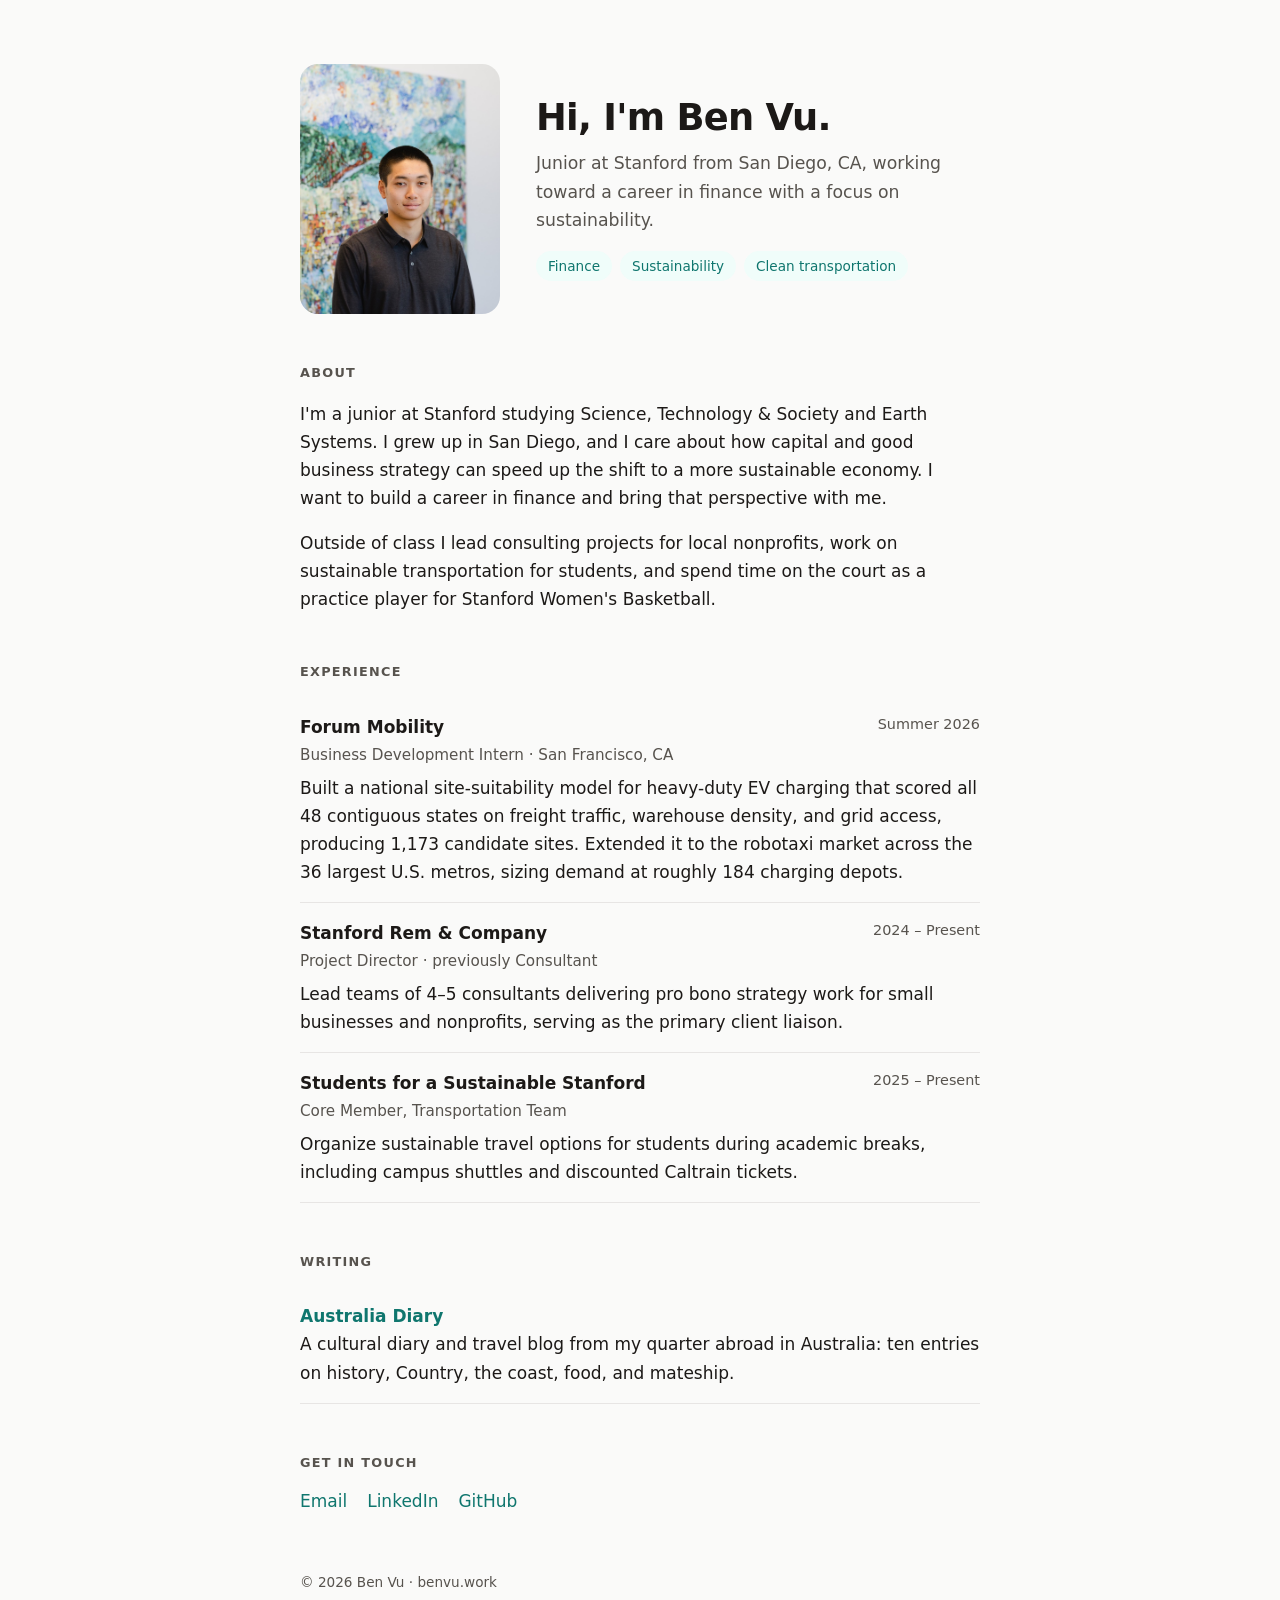
<file: index.html>
<!doctype html>
<html lang="en">
<head>
  <meta charset="utf-8">
  <meta name="viewport" content="width=device-width, initial-scale=1">
  <title>Ben Vu</title>
  <meta name="description" content="Ben Vu — Stanford junior from San Diego, interested in finance and sustainability.">
  <meta property="og:title" content="Ben Vu">
  <meta property="og:description" content="Stanford junior from San Diego, interested in finance and sustainability.">
  <meta property="og:image" content="https://benvu.work/images/ben.jpg">
  <link rel="icon" href="data:image/svg+xml,<svg xmlns='http://www.w3.org/2000/svg' viewBox='0 0 100 100'><text y='.9em' font-size='90'>👋</text></svg>">
  <style>
    :root {
      --bg: #fafaf9; --fg: #1c1917; --muted: #57534e; --accent: #0f766e; --line: #e7e5e4; --chip: #f0fdfa;
    }
    @media (prefers-color-scheme: dark) {
      :root { --bg: #141413; --fg: #f5f5f4; --muted: #a8a29e; --accent: #2dd4bf; --line: #292524; --chip: #13302d; }
    }
    * { box-sizing: border-box; }
    body {
      margin: 0; background: var(--bg); color: var(--fg);
      font: 17px/1.65 -apple-system, BlinkMacSystemFont, "Segoe UI", Inter, system-ui, sans-serif;
    }
    main { max-width: 720px; margin: 0 auto; padding: 64px 20px 48px; }
    .hero { display: grid; grid-template-columns: 200px 1fr; gap: 36px; align-items: center; }
    .hero img {
      width: 200px; height: 250px; object-fit: cover; object-position: 50% 38%;
      border-radius: 18px; display: block;
    }
    h1 { font-size: 2.3rem; line-height: 1.15; margin: 0 0 10px; letter-spacing: -0.02em; }
    .tagline { color: var(--muted); margin: 0 0 16px; font-size: 1.08rem; }
    .chips { display: flex; flex-wrap: wrap; gap: 8px; padding: 0; margin: 0; list-style: none; }
    .chips li {
      background: var(--chip); color: var(--accent); font-size: .85rem; font-weight: 500;
      padding: 4px 12px; border-radius: 999px;
    }
    h2 { font-size: .8rem; text-transform: uppercase; letter-spacing: .1em; color: var(--muted); margin: 48px 0 14px; }
    a { color: var(--accent); text-decoration: none; }
    a:hover { text-decoration: underline; }
    .role { padding: 16px 0; border-bottom: 1px solid var(--line); }
    .role:last-child { border-bottom: 0; }
    .role-head { display: flex; justify-content: space-between; gap: 12px; flex-wrap: wrap; }
    .role-head strong { font-weight: 600; }
    .when { color: var(--muted); font-size: .9rem; white-space: nowrap; }
    .title { color: var(--muted); font-size: .95rem; margin: 2px 0 6px; }
    .role p { margin: 0; }
    .links { display: flex; gap: 20px; flex-wrap: wrap; }
    footer { color: var(--muted); font-size: .85rem; margin-top: 56px; }
    @media (max-width: 600px) {
      main { padding-top: 40px; }
      .hero { grid-template-columns: 1fr; gap: 24px; }
      .hero img { width: 160px; height: 200px; }
      h1 { font-size: 2rem; }
    }
  </style>
</head>
<body>
  <main>
    <section class="hero">
      <img src="images/ben.jpg" alt="Portrait of Ben Vu" width="200" height="250">
      <div>
        <h1>Hi, I'm Ben Vu.</h1>
        <p class="tagline">Junior at Stanford from San Diego, CA, working toward a career in finance with a focus on sustainability.</p>
        <ul class="chips">
          <li>Finance</li>
          <li>Sustainability</li>
          <li>Clean transportation</li>
        </ul>
      </div>
    </section>

    <h2>About</h2>
    <p>I'm a junior at Stanford studying Science, Technology &amp; Society and Earth Systems. I grew up in San Diego, and I care about how capital and good business strategy can speed up the shift to a more sustainable economy. I want to build a career in finance and bring that perspective with me.</p>
    <p>Outside of class I lead consulting projects for local nonprofits, work on sustainable transportation for students, and spend time on the court as a practice player for Stanford Women's Basketball.</p>

    <h2>Experience</h2>
    <div class="role">
      <div class="role-head"><strong>Forum Mobility</strong><span class="when">Summer 2026</span></div>
      <div class="title">Business Development Intern · San Francisco, CA</div>
      <p>Built a national site-suitability model for heavy-duty EV charging that scored all 48 contiguous states on freight traffic, warehouse density, and grid access, producing 1,173 candidate sites. Extended it to the robotaxi market across the 36 largest U.S. metros, sizing demand at roughly 184 charging depots.</p>
    </div>
    <div class="role">
      <div class="role-head"><strong>Stanford Rem &amp; Company</strong><span class="when">2024 – Present</span></div>
      <div class="title">Project Director · previously Consultant</div>
      <p>Lead teams of 4–5 consultants delivering pro bono strategy work for small businesses and nonprofits, serving as the primary client liaison.</p>
    </div>
    <div class="role">
      <div class="role-head"><strong>Students for a Sustainable Stanford</strong><span class="when">2025 – Present</span></div>
      <div class="title">Core Member, Transportation Team</div>
      <p>Organize sustainable travel options for students during academic breaks, including campus shuttles and discounted Caltrain tickets.</p>
    </div>

    <h2>Writing</h2>
    <div class="role">
      <div class="role-head"><strong><a href="/australia/">Australia Diary</a></strong></div>
      <p>A cultural diary and travel blog from my quarter abroad in Australia: ten entries on history, Country, the coast, food, and mateship.</p>
    </div>

    <h2>Get in touch</h2>
    <div class="links">
      <a href="mailto:benvu@stanford.edu">Email</a>
      <a href="https://www.linkedin.com/in/benvu35/">LinkedIn</a>
      <a href="https://github.com/benvu35">GitHub</a>
    </div>

    <footer>© <span id="y"></span> Ben Vu · benvu.work</footer>
  </main>
  <script>document.getElementById('y').textContent = new Date().getFullYear();</script>
</body>
</html>
</file>
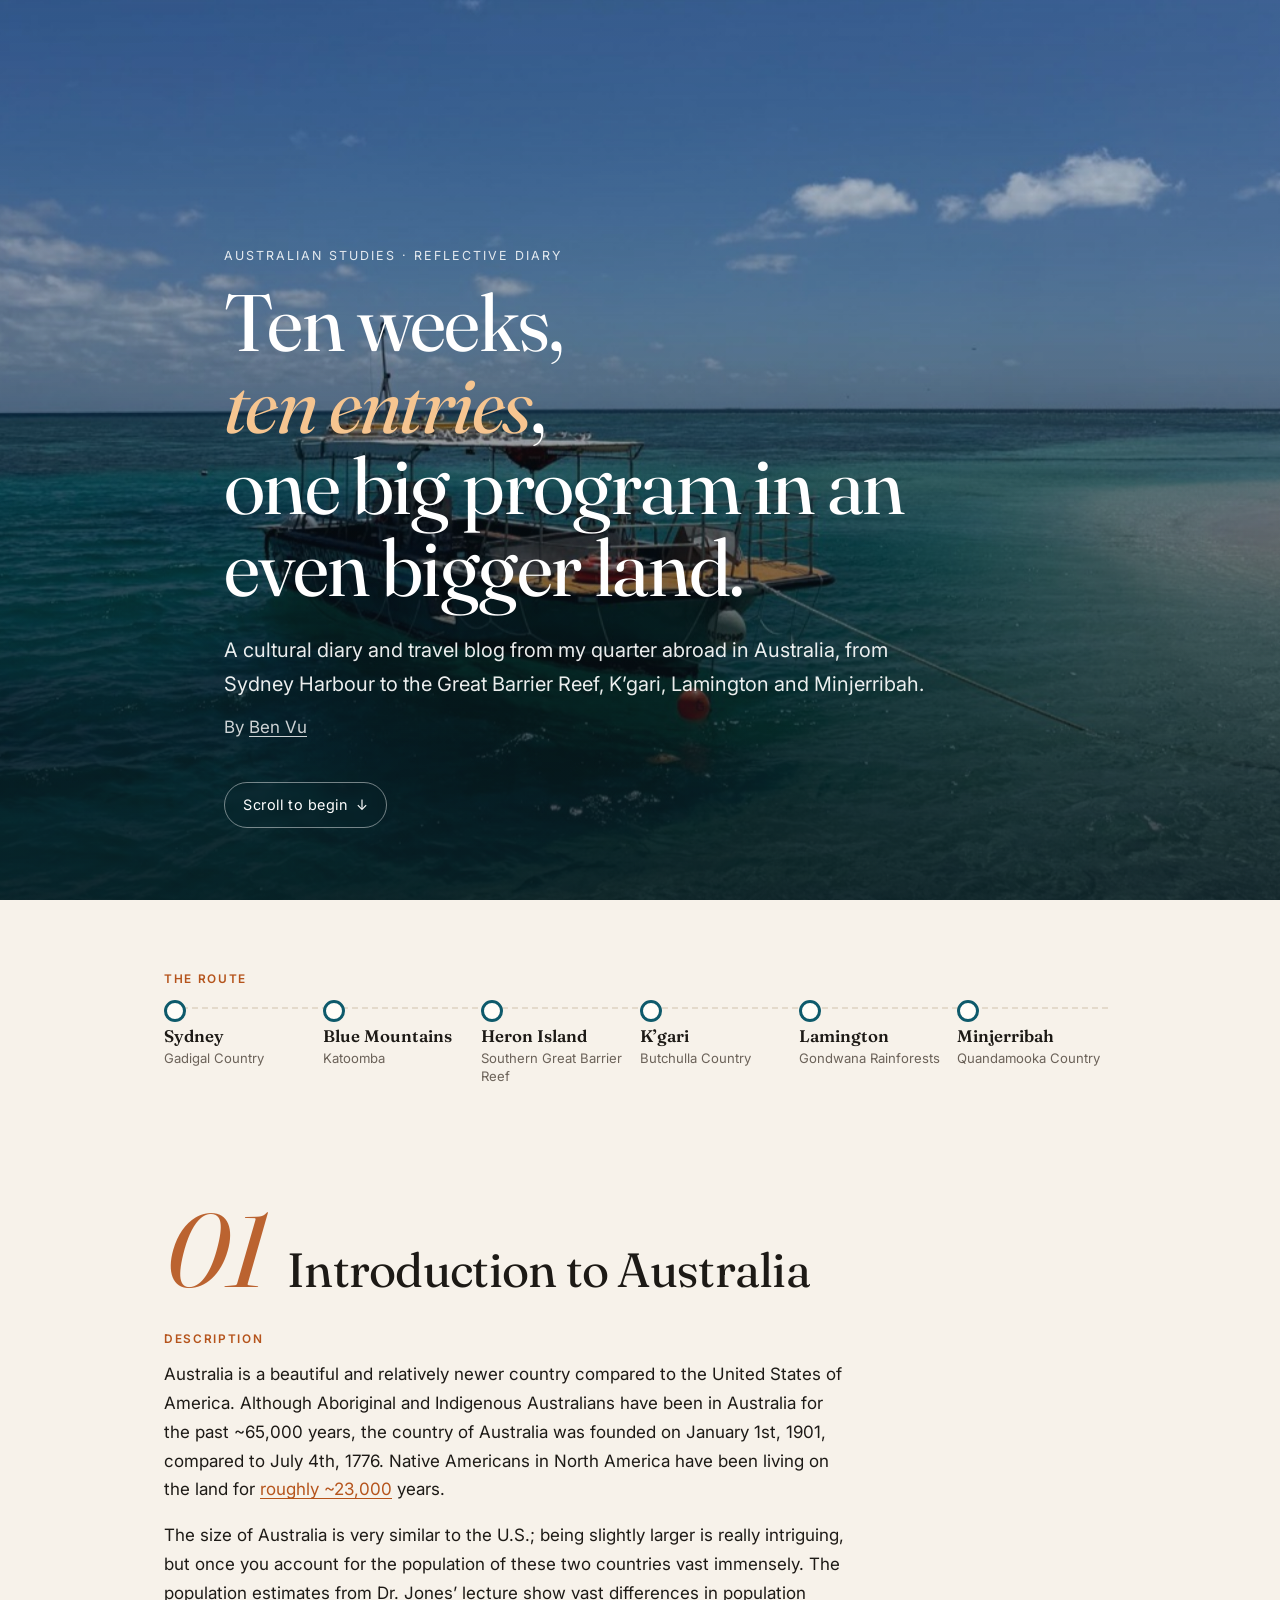
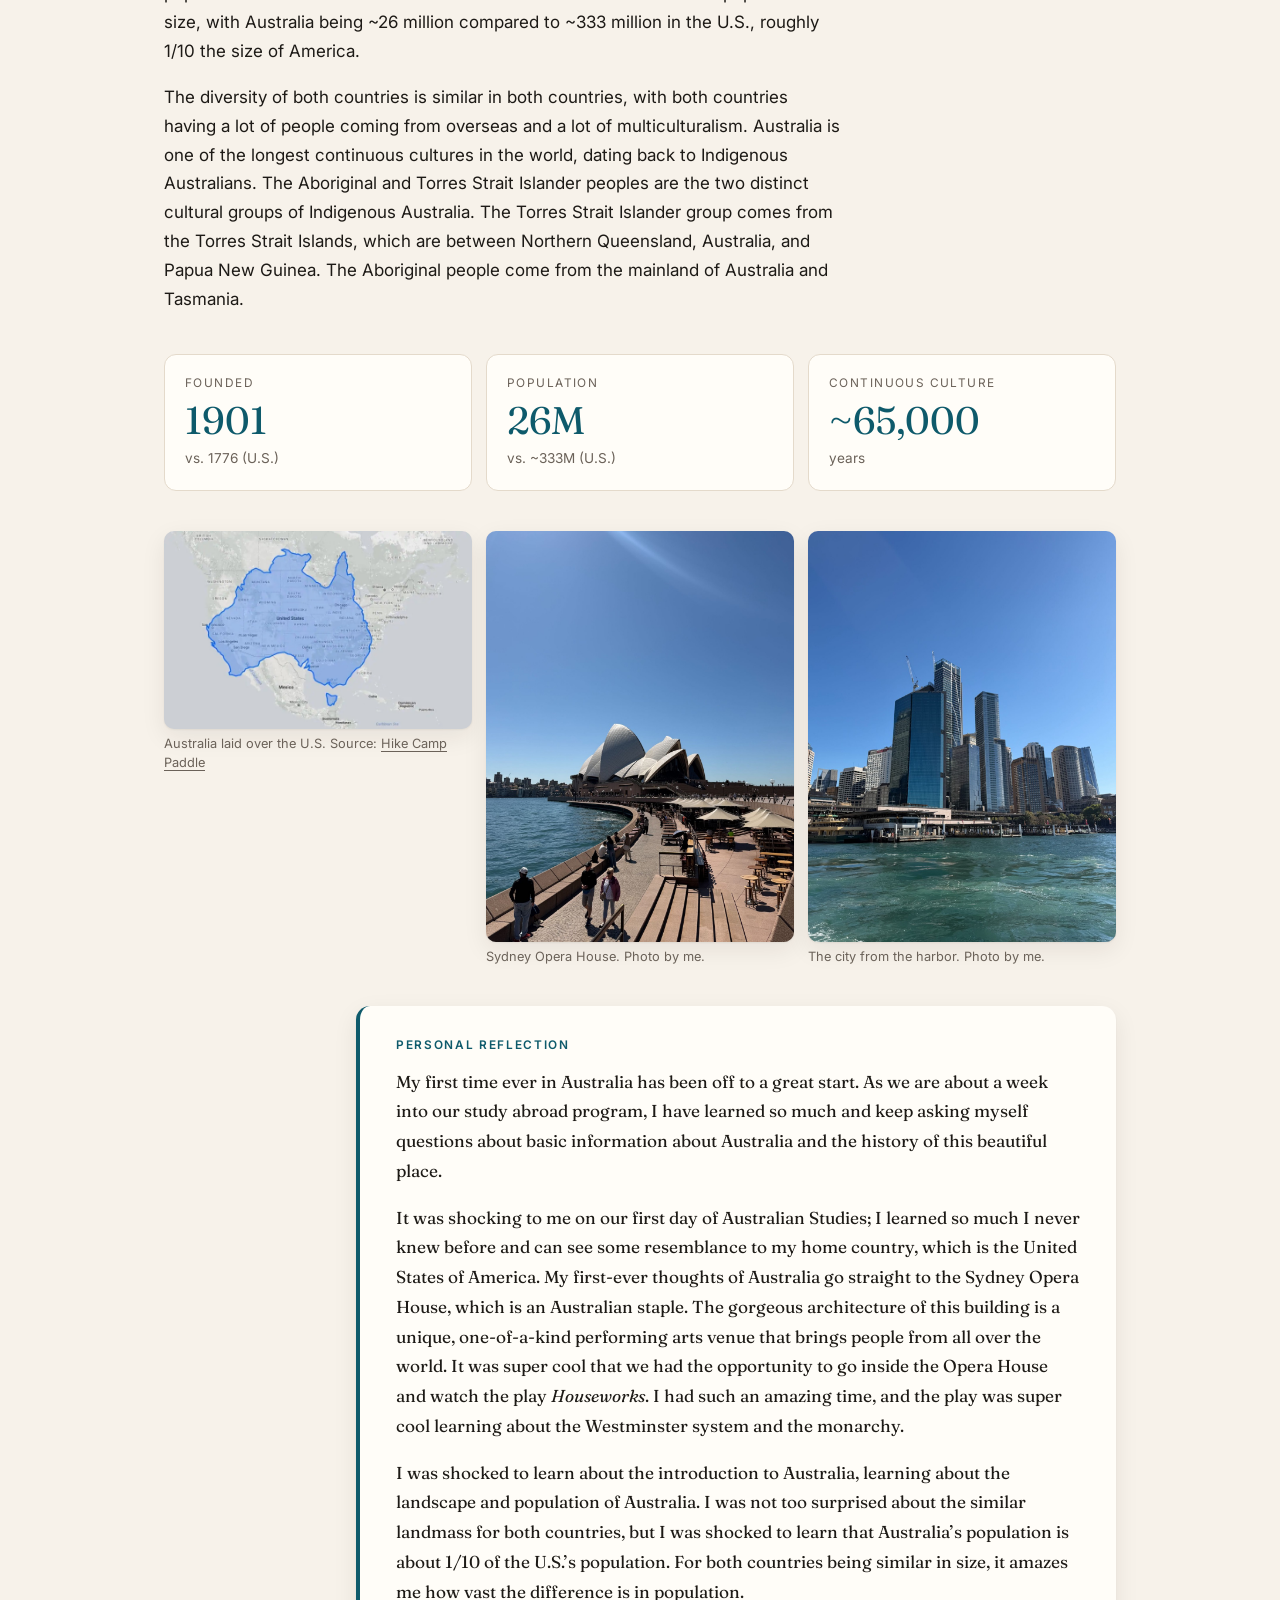
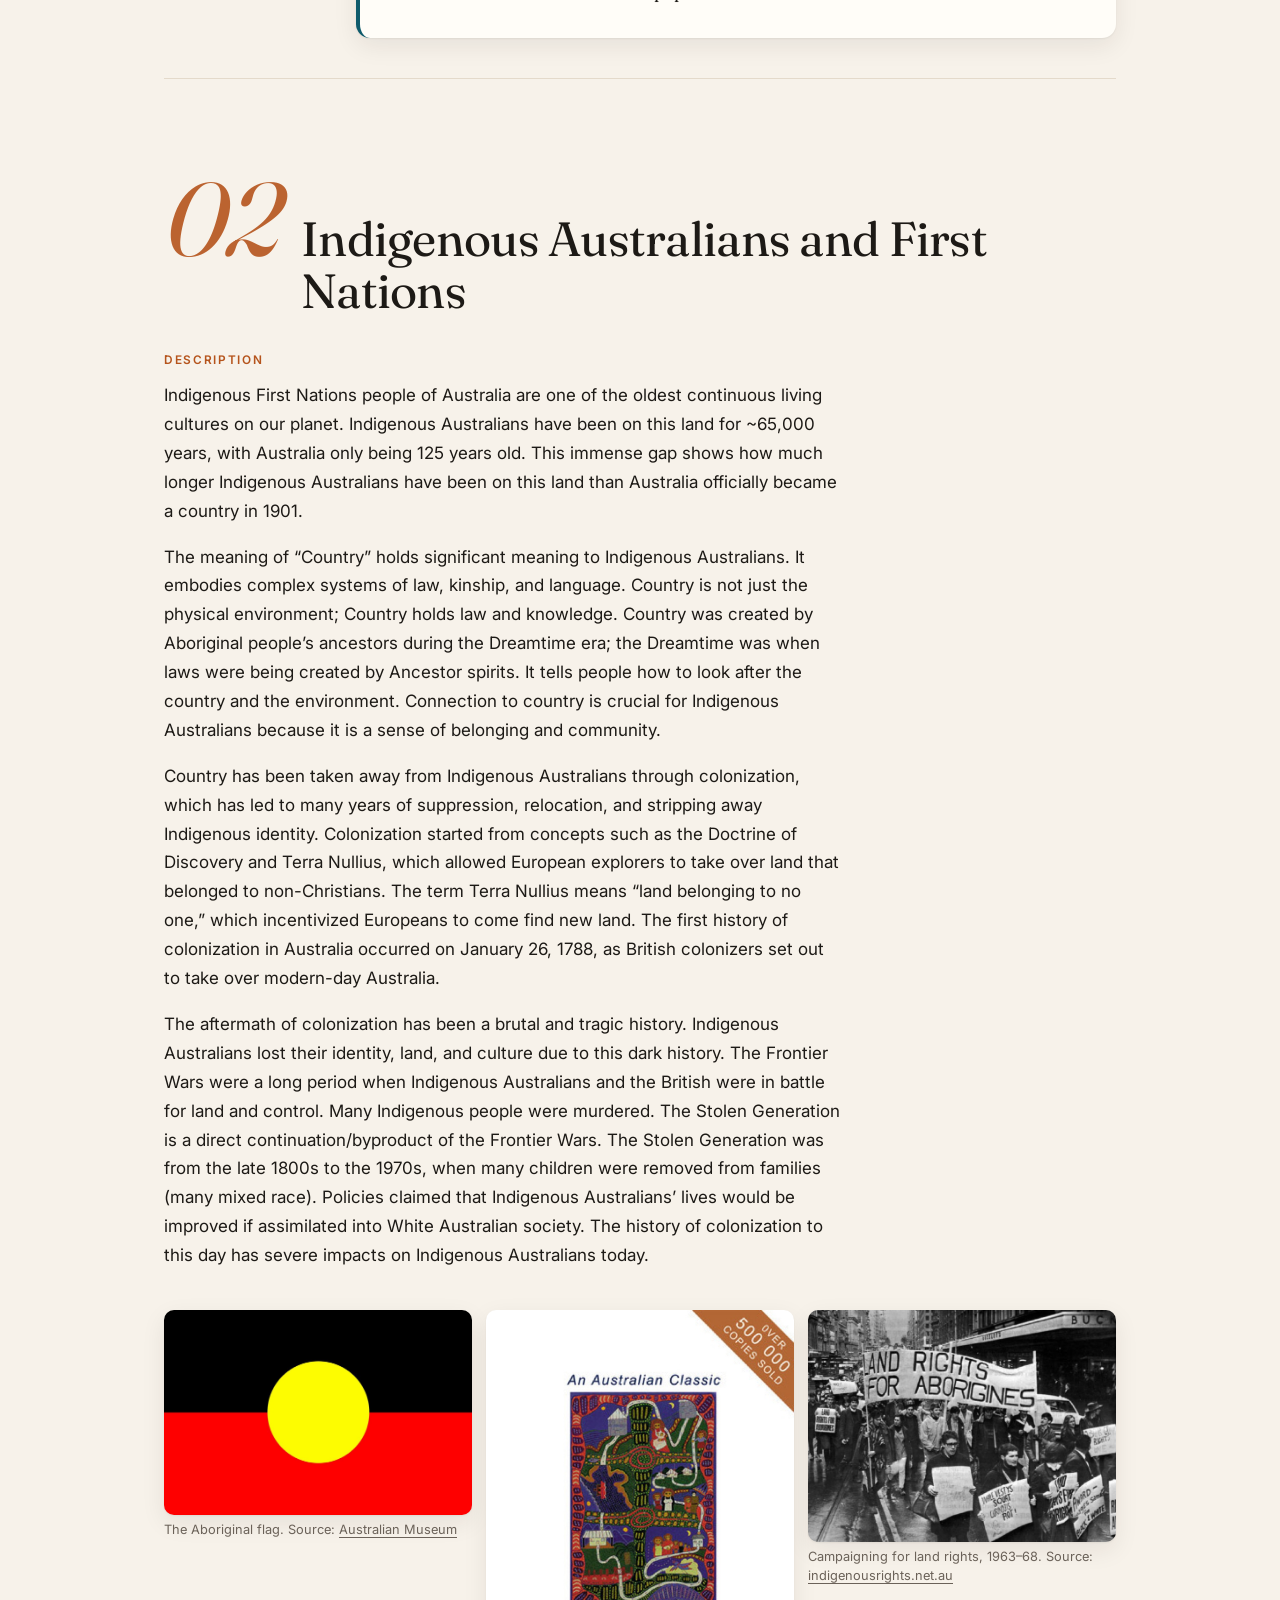
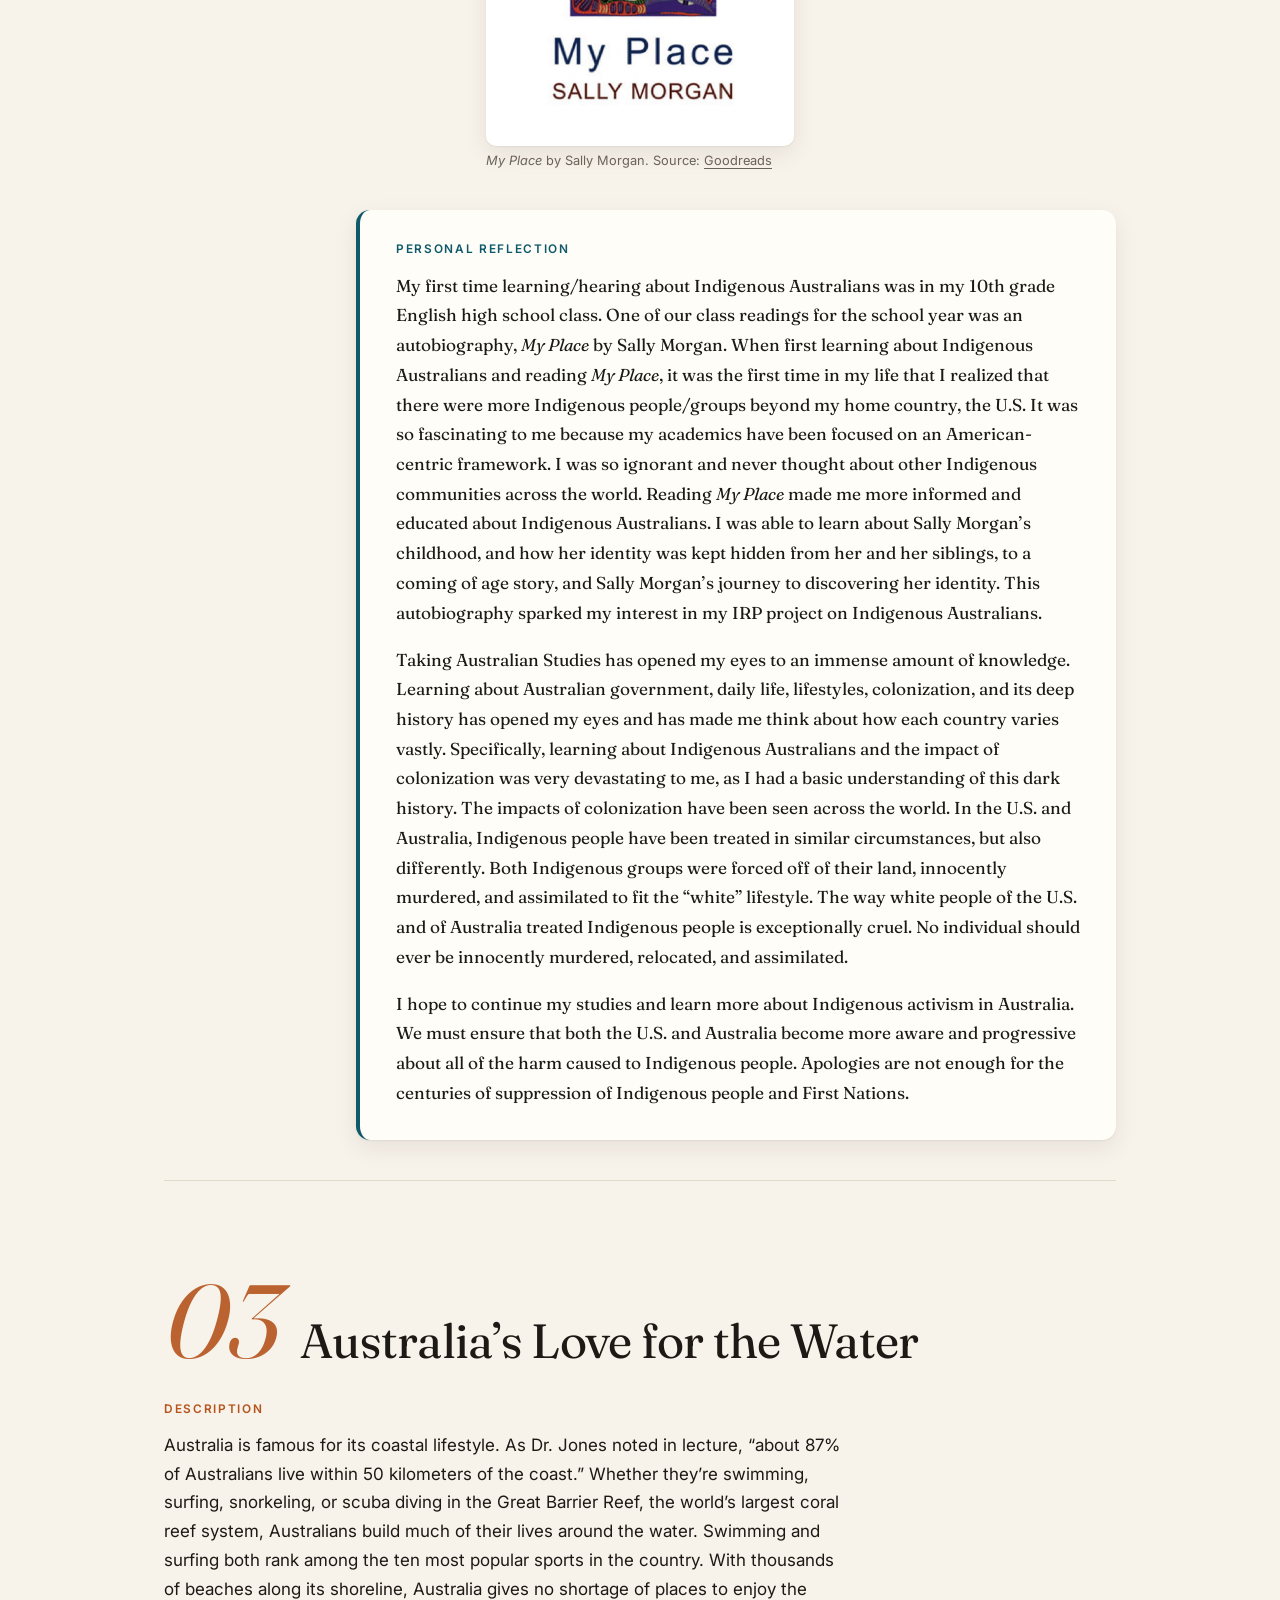
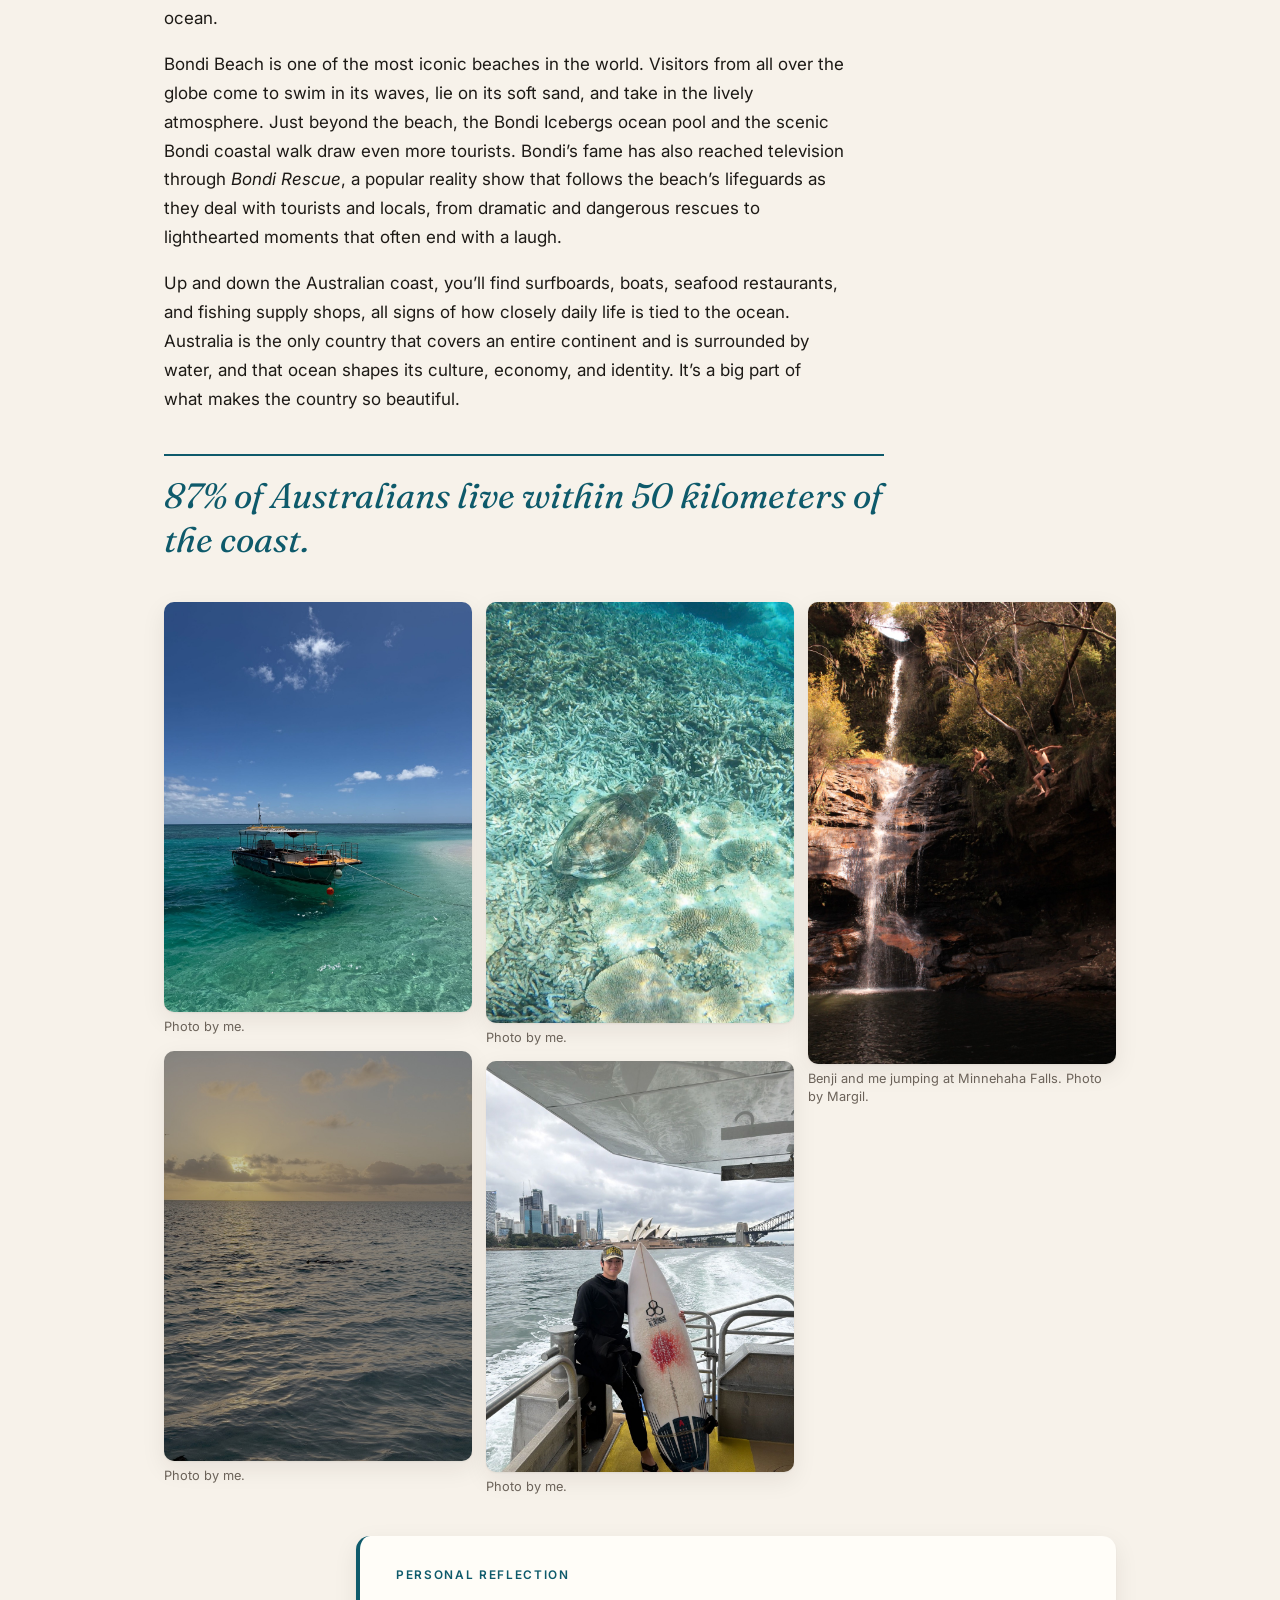
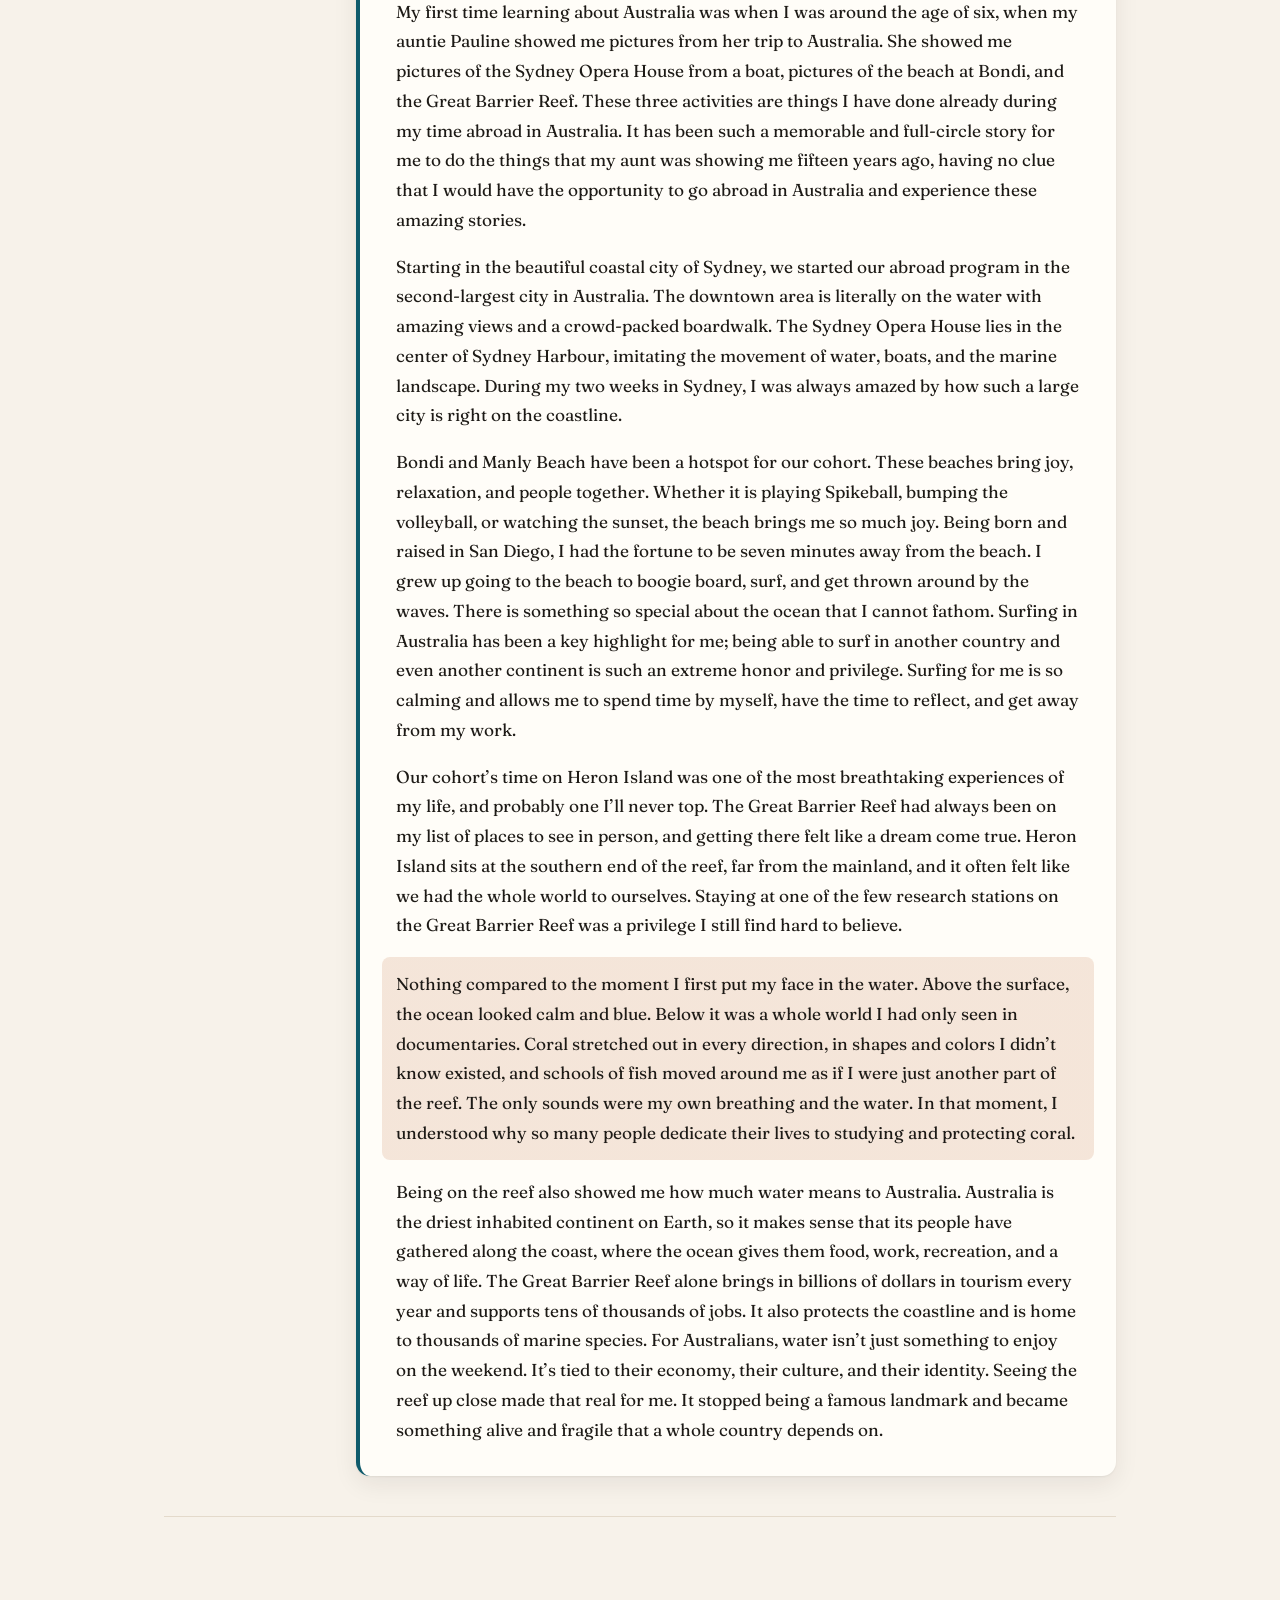
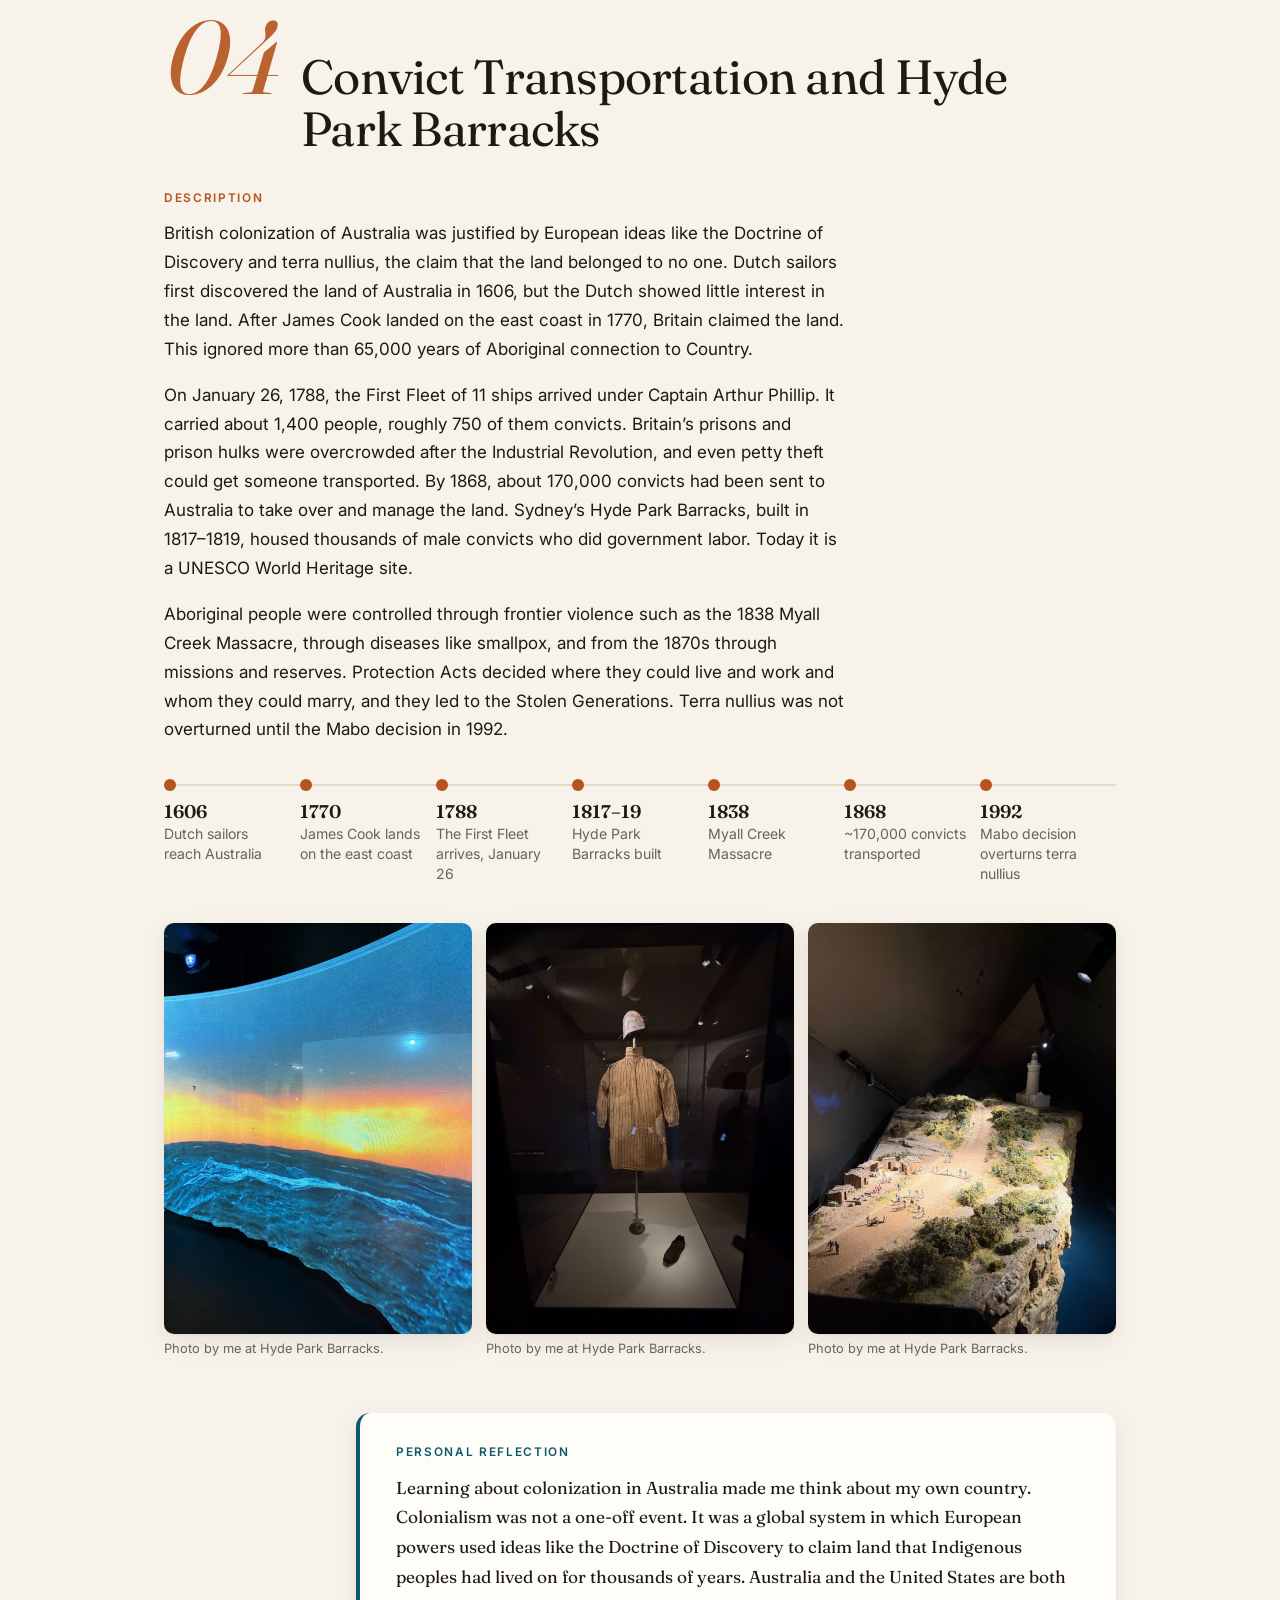
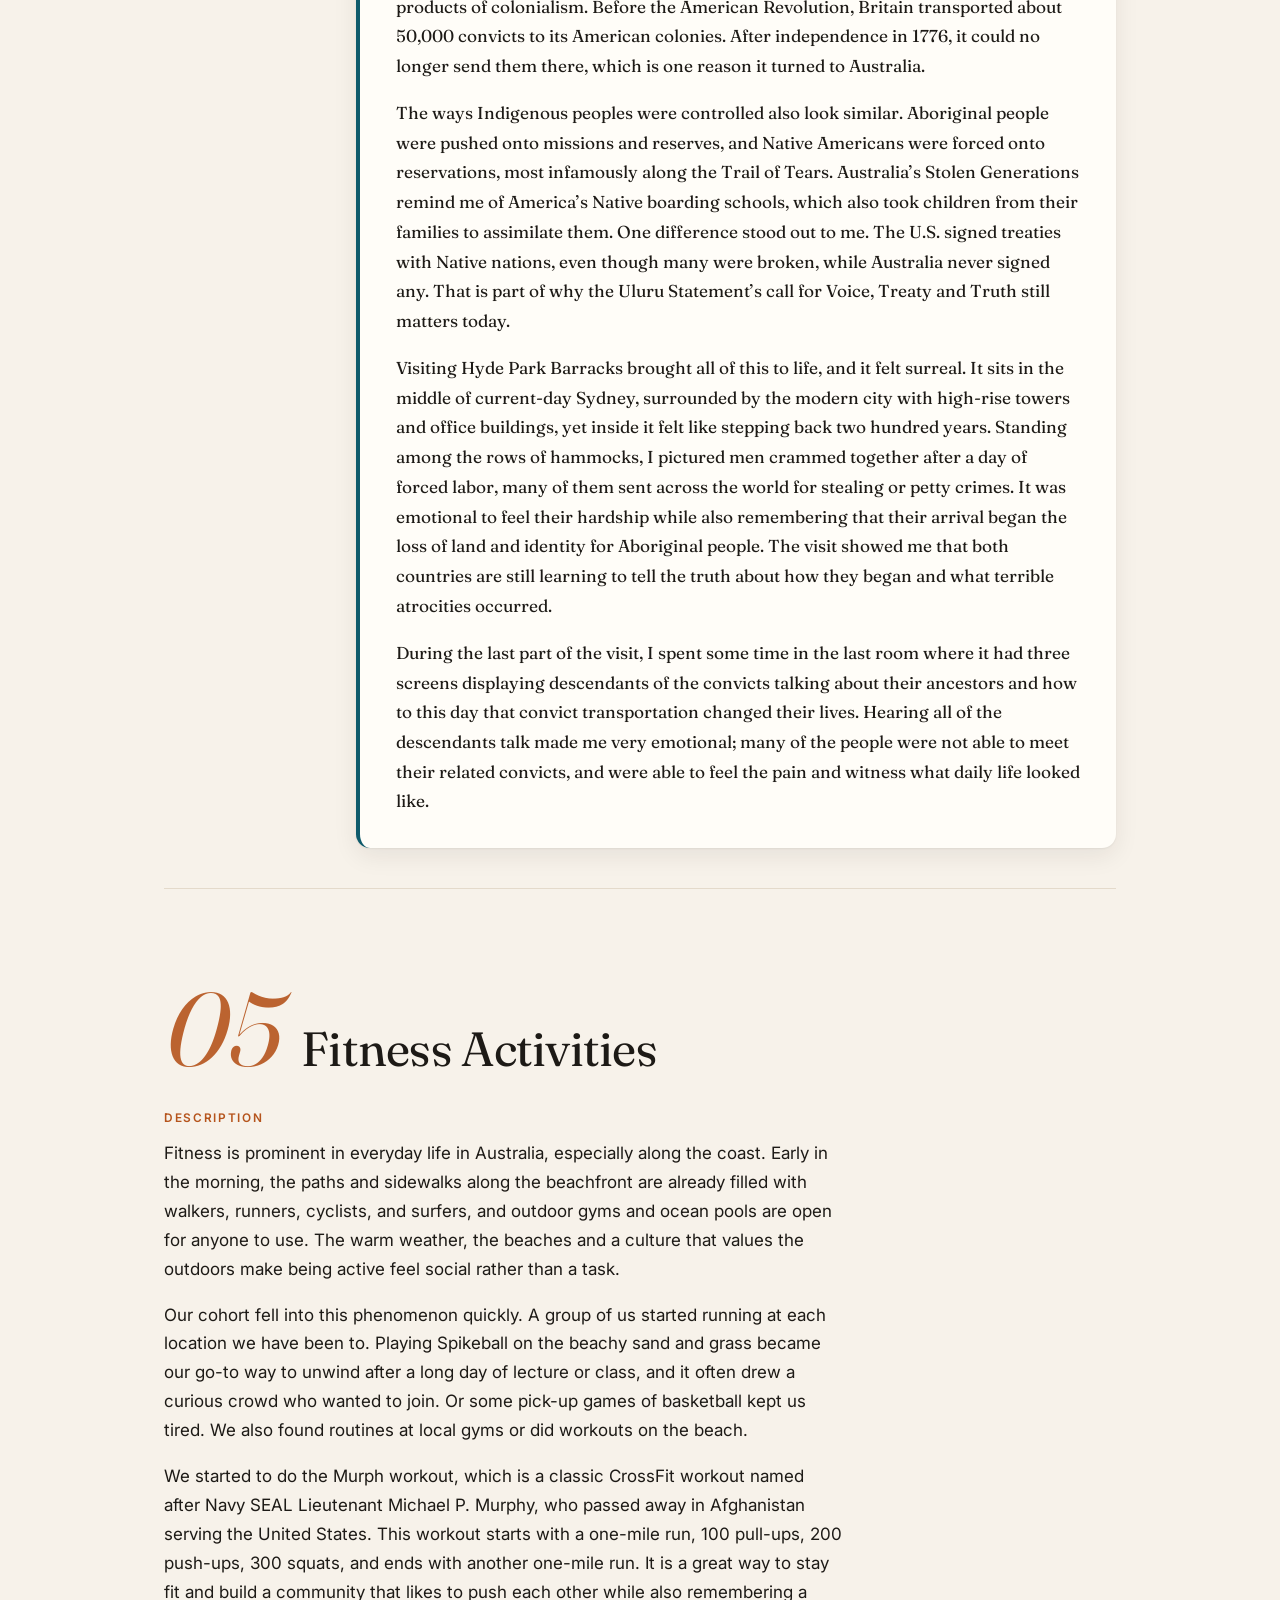
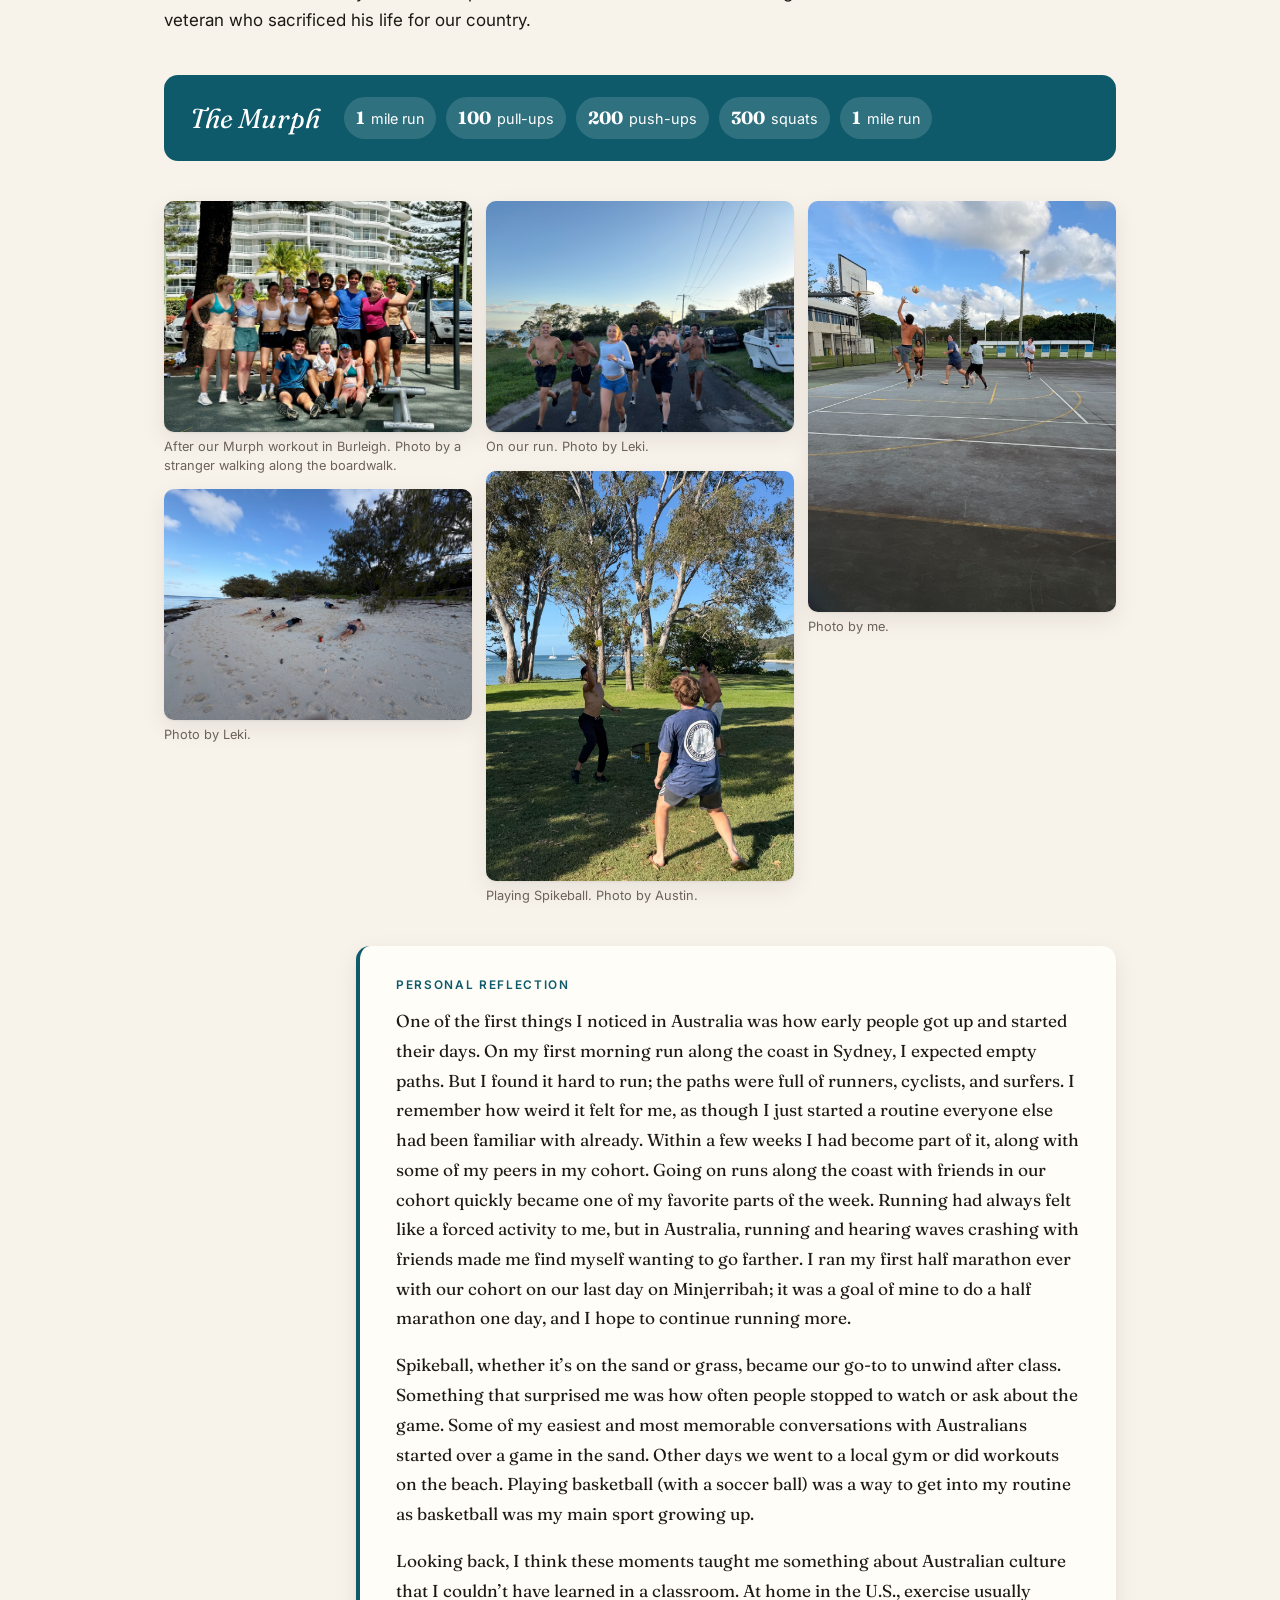
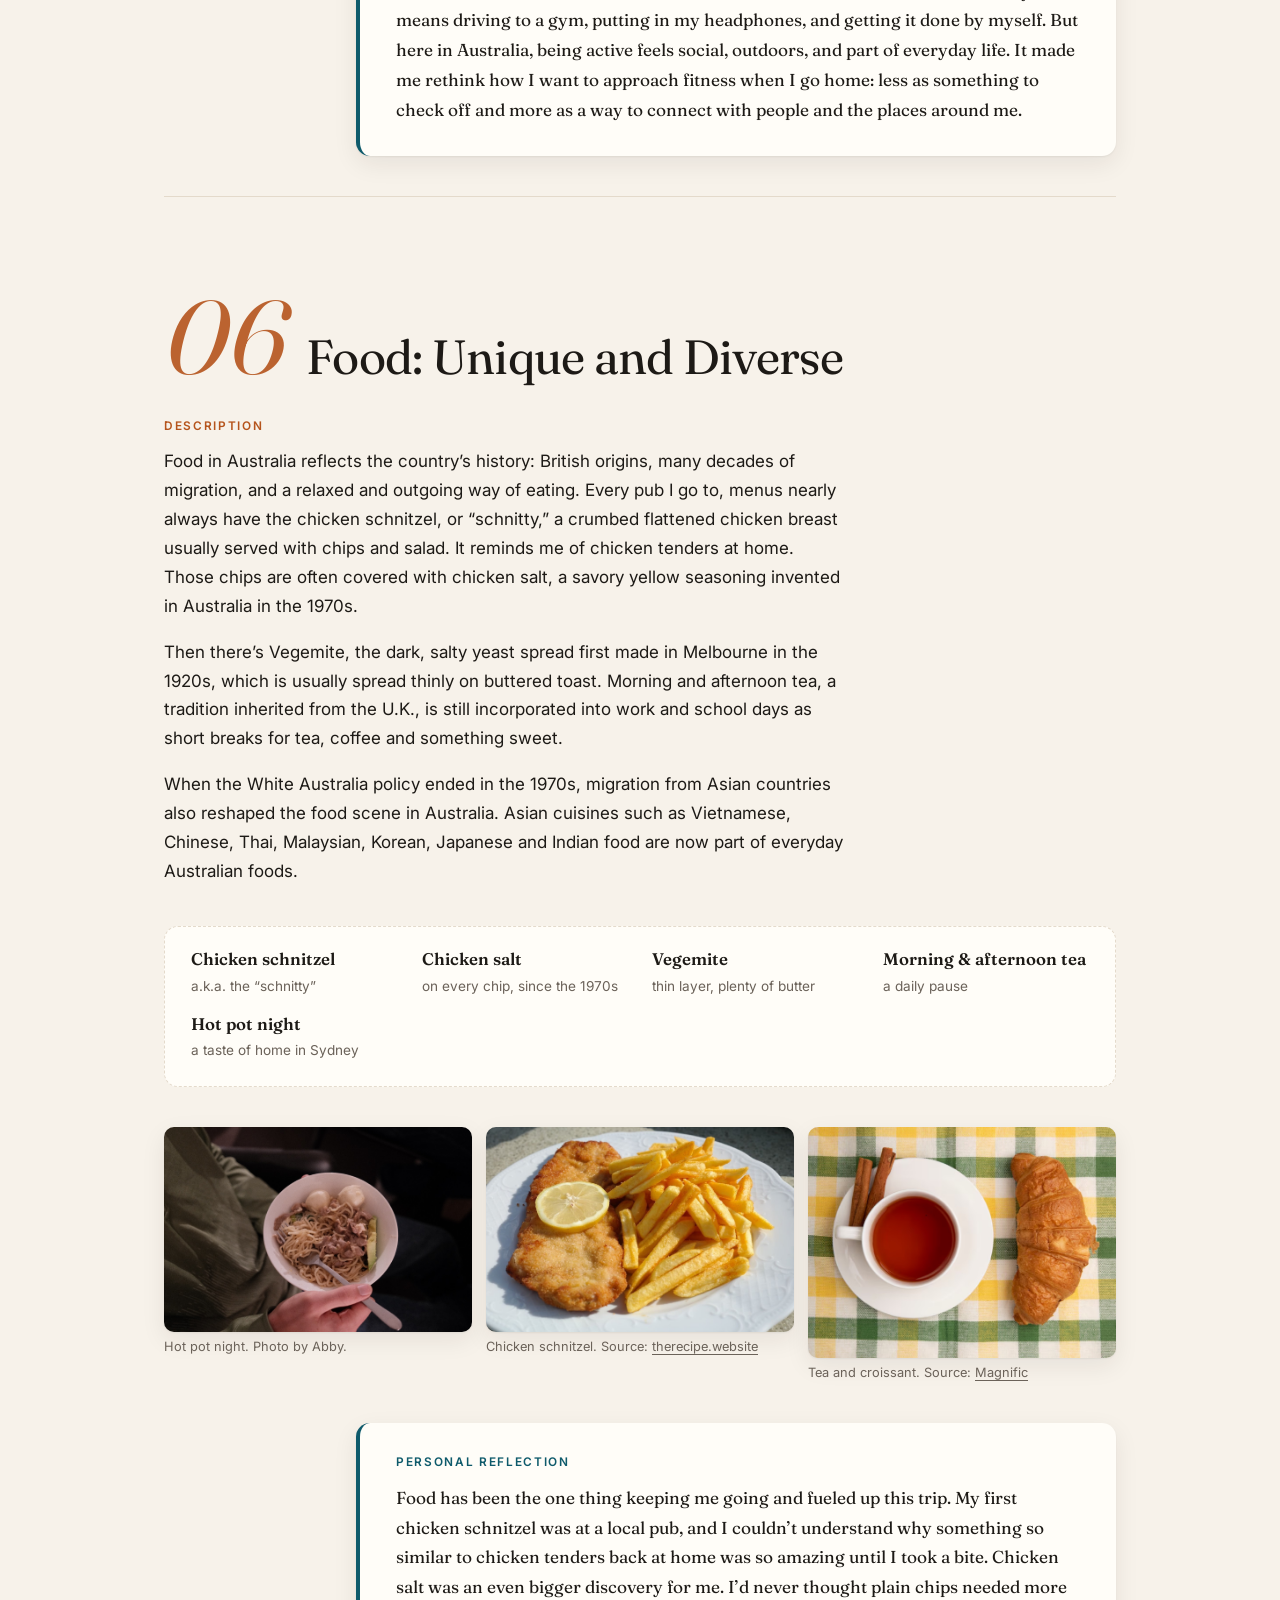
<file: australia/index.html>
<!doctype html>
<html lang="en">
<head>
  <meta charset="utf-8">
  <meta name="viewport" content="width=device-width, initial-scale=1">
  <title>Australia Diary · Ben Vu</title>
  <meta name="description" content="A cultural diary and travel blog from my Stanford BOSP quarter in Australia: ten entries on history, Country, the coast, food, and mateship.">
  <meta property="og:title" content="Australia Diary · Ben Vu">
  <meta property="og:description" content="Ten cultural diary entries from a quarter abroad in Australia.">
  <meta property="og:image" content="https://benvu.work/australia/img/t03-1.jpg">
  <link rel="icon" href="data:image/svg+xml,<svg xmlns='http://www.w3.org/2000/svg' viewBox='0 0 100 100'><text y='.9em' font-size='90'>🌊</text></svg>">
  <link rel="preconnect" href="https://fonts.googleapis.com">
  <link rel="preconnect" href="https://fonts.gstatic.com" crossorigin>
  <link href="https://fonts.googleapis.com/css2?family=Fraunces:ital,opsz,wght@0,9..144,400;0,9..144,600;1,9..144,400&family=Inter:wght@400;500;600&display=swap" rel="stylesheet">
  <link rel="stylesheet" href="style.css">
  <noscript><style>.reveal{opacity:1;transform:none}</style></noscript>
</head>
<body>
  <div class="progress" aria-hidden="true"><span id="bar"></span></div>

  <nav class="rail" aria-label="Diary entries">
    <a href="#top" class="rail-home" title="Top">↑</a>
    <ol id="rail"></ol>
  </nav>

  <header class="hero" id="top">
    <div class="hero-bg" style="background-image:url('img/t03-1.jpg')"></div>
    <div class="hero-inner">
      <p class="eyebrow">Australian Studies · Reflective Diary</p>
      <h1>Ten weeks,<br><em>ten entries</em>,<br>one big program in an even bigger land.</h1>
      <p class="lede">A cultural diary and travel blog from my quarter abroad in Australia, from Sydney Harbour to the Great Barrier Reef, K’gari, Lamington and Minjerribah.</p>
      <p class="byline">By <a href="../">Ben Vu</a></p>
      <a class="scroll-cue" href="#route">Scroll to begin <span aria-hidden="true">↓</span></a>
    </div>
  </header>

  <section class="route reveal" id="route" aria-label="Where the diary goes">
    <h2 class="kicker">The route</h2>
    <ol class="stops">
      <li><b>Sydney</b><span>Gadigal Country</span></li>
      <li><b>Blue Mountains</b><span>Katoomba</span></li>
      <li><b>Heron Island</b><span>Southern Great Barrier Reef</span></li>
      <li><b>K’gari</b><span>Butchulla Country</span></li>
      <li><b>Lamington</b><span>Gondwana Rainforests</span></li>
      <li><b>Minjerribah</b><span>Quandamooka Country</span></li>
    </ol>
  </section>

  <main id="entries">

    <!-- 1 -->
    <article class="entry" id="entry-1" data-title="Introduction to Australia">
      <header class="entry-head reveal">
        <span class="num">01</span>
        <h2>Introduction to Australia</h2>
      </header>
      <div class="entry-body">
        <section class="desc reveal">
          <h3 class="kicker">Description</h3>
          <p>Australia is a beautiful and relatively newer country compared to the United States of America. Although Aboriginal and Indigenous Australians have been in Australia for the past ~65,000 years, the country of Australia was founded on January 1st, 1901, compared to July 4th, 1776. Native Americans in North America have been living on the land for <a href="https://www.nps.gov/articles/000/archeology-this-month-native-american-heritage.htm" target="_blank" rel="noopener">roughly ~23,000</a> years.</p>
          <p>The size of Australia is very similar to the U.S.; being slightly larger is really intriguing, but once you account for the population of these two countries vast immensely. The population estimates from Dr. Jones’ lecture show vast differences in population size, with Australia being ~26 million compared to ~333 million in the U.S., roughly 1/10 the size of America.</p>
          <p>The diversity of both countries is similar in both countries, with both countries having a lot of people coming from overseas and a lot of multiculturalism. Australia is one of the longest continuous cultures in the world, dating back to Indigenous Australians. The Aboriginal and Torres Strait Islander peoples are the two distinct cultural groups of Indigenous Australia. The Torres Strait Islander group comes from the Torres Strait Islands, which are between Northern Queensland, Australia, and Papua New Guinea. The Aboriginal people come from the mainland of Australia and Tasmania.</p>
        </section>

        <div class="stats reveal" aria-label="Australia and the U.S. by the numbers">
          <div class="stat"><span class="k">Founded</span><span class="v" data-count="1901">1901</span><span class="vs">vs. 1776 (U.S.)</span></div>
          <div class="stat"><span class="k">Population</span><span class="v"><span data-count="26">26</span>M</span><span class="vs">vs. ~333M (U.S.)</span></div>
          <div class="stat"><span class="k">Continuous culture</span><span class="v">~<span data-count="65000">65,000</span></span><span class="vs">years</span></div>
        </div>

        <div class="gallery reveal">
          <figure class="wide"><img src="img/t01-1.jpg" width="1400" height="900" loading="lazy" alt="Map overlaying the outline of Australia on the continental United States, showing they are about the same size"><figcaption>Australia laid over the U.S. Source: <a href="https://hikecamppaddle.com.au/how-big-is-australia-2/" target="_blank" rel="noopener">Hike Camp Paddle</a></figcaption></figure>
          <figure><img src="img/t01-2.jpg" width="1050" height="1400" loading="lazy" alt="The Sydney Opera House under a clear blue sky, seen from the harbor-side promenade"><figcaption>Sydney Opera House. Photo by me.</figcaption></figure>
          <figure><img src="img/t01-3.jpg" width="1050" height="1400" loading="lazy" alt="Sydney's city skyline rising behind Circular Quay, seen from the water"><figcaption>The city from the harbor. Photo by me.</figcaption></figure>
        </div>

        <section class="reflection reveal">
          <h3 class="kicker">Personal reflection</h3>
          <p>My first time ever in Australia has been off to a great start. As we are about a week into our study abroad program, I have learned so much and keep asking myself questions about basic information about Australia and the history of this beautiful place.</p>
          <p>It was shocking to me on our first day of Australian Studies; I learned so much I never knew before and can see some resemblance to my home country, which is the United States of America. My first-ever thoughts of Australia go straight to the Sydney Opera House, which is an Australian staple. The gorgeous architecture of this building is a unique, one-of-a-kind performing arts venue that brings people from all over the world. It was super cool that we had the opportunity to go inside the Opera House and watch the play <i>Houseworks</i>. I had such an amazing time, and the play was super cool learning about the Westminster system and the monarchy.</p>
          <p>I was shocked to learn about the introduction to Australia, learning about the landscape and population of Australia. I was not too surprised about the similar landmass for both countries, but I was shocked to learn that Australia’s population is about 1/10 of the U.S.’s population. For both countries being similar in size, it amazes me how vast the difference is in population.</p>
        </section>
      </div>
    </article>

    <!-- 2 -->
    <article class="entry" id="entry-2" data-title="Indigenous Australians and First Nations">
      <header class="entry-head reveal">
        <span class="num">02</span>
        <h2>Indigenous Australians and First Nations</h2>
      </header>
      <div class="entry-body">
        <section class="desc reveal">
          <h3 class="kicker">Description</h3>
          <p>Indigenous First Nations people of Australia are one of the oldest continuous living cultures on our planet. Indigenous Australians have been on this land for ~65,000 years, with Australia only being 125 years old. This immense gap shows how much longer Indigenous Australians have been on this land than Australia officially became a country in 1901.</p>
          <p>The meaning of “Country” holds significant meaning to Indigenous Australians. It embodies complex systems of law, kinship, and language. Country is not just the physical environment; Country holds law and knowledge. Country was created by Aboriginal people’s ancestors during the Dreamtime era; the Dreamtime was when laws were being created by Ancestor spirits. It tells people how to look after the country and the environment. Connection to country is crucial for Indigenous Australians because it is a sense of belonging and community.</p>
          <p>Country has been taken away from Indigenous Australians through colonization, which has led to many years of suppression, relocation, and stripping away Indigenous identity. Colonization started from concepts such as the Doctrine of Discovery and Terra Nullius, which allowed European explorers to take over land that belonged to non-Christians. The term Terra Nullius means “land belonging to no one,” which incentivized Europeans to come find new land. The first history of colonization in Australia occurred on January 26, 1788, as British colonizers set out to take over modern-day Australia.</p>
          <p>The aftermath of colonization has been a brutal and tragic history. Indigenous Australians lost their identity, land, and culture due to this dark history. The Frontier Wars were a long period when Indigenous Australians and the British were in battle for land and control. Many Indigenous people were murdered. The Stolen Generation is a direct continuation/byproduct of the Frontier Wars. The Stolen Generation was from the late 1800s to the 1970s, when many children were removed from families (many mixed race). Policies claimed that Indigenous Australians’ lives would be improved if assimilated into White Australian society. The history of colonization to this day has severe impacts on Indigenous Australians today.</p>
        </section>

        <div class="gallery reveal">
          <figure class="wide"><img src="img/t02-1.jpg" width="1400" height="933" loading="lazy" alt="The Australian Aboriginal flag: black over red with a yellow circle in the center"><figcaption>The Aboriginal flag. Source: <a href="https://australian.museum/learn/cultures/first-nations-collections/cultural-objects/indigenous-australia-flags/" target="_blank" rel="noopener">Australian Museum</a></figcaption></figure>
          <figure><img src="img/t02-2.jpg" width="989" height="1400" loading="lazy" alt="Book cover of My Place by Sally Morgan"><figcaption><i>My Place</i> by Sally Morgan. Source: <a href="https://www.goodreads.com/book/show/1144682.My_Place" target="_blank" rel="noopener">Goodreads</a></figcaption></figure>
          <figure><img src="img/t02-3.jpg" width="1400" height="1057" loading="lazy" alt="Black-and-white photo of marchers carrying a banner reading Land Rights for Aborigines"><figcaption>Campaigning for land rights, 1963–68. Source: <a href="https://indigenousrights.net.au/land_rights/campaigning_for_land_rights,_1963-68" target="_blank" rel="noopener">indigenousrights.net.au</a></figcaption></figure>
        </div>

        <section class="reflection reveal">
          <h3 class="kicker">Personal reflection</h3>
          <p>My first time learning/hearing about Indigenous Australians was in my 10th grade English high school class. One of our class readings for the school year was an autobiography, <i>My Place</i> by Sally Morgan. When first learning about Indigenous Australians and reading <i>My Place</i>, it was the first time in my life that I realized that there were more Indigenous people/groups beyond my home country, the U.S. It was so fascinating to me because my academics have been focused on an American-centric framework. I was so ignorant and never thought about other Indigenous communities across the world. Reading <i>My Place</i> made me more informed and educated about Indigenous Australians. I was able to learn about Sally Morgan’s childhood, and how her identity was kept hidden from her and her siblings, to a coming of age story, and Sally Morgan’s journey to discovering her identity. This autobiography sparked my interest in my IRP project on Indigenous Australians.</p>
          <p>Taking Australian Studies has opened my eyes to an immense amount of knowledge. Learning about Australian government, daily life, lifestyles, colonization, and its deep history has opened my eyes and has made me think about how each country varies vastly. Specifically, learning about Indigenous Australians and the impact of colonization was very devastating to me, as I had a basic understanding of this dark history. The impacts of colonization have been seen across the world. In the U.S. and Australia, Indigenous people have been treated in similar circumstances, but also differently. Both Indigenous groups were forced off of their land, innocently murdered, and assimilated to fit the “white” lifestyle. The way white people of the U.S. and of Australia treated Indigenous people is exceptionally cruel. No individual should ever be innocently murdered, relocated, and assimilated.</p>
          <p>I hope to continue my studies and learn more about Indigenous activism in Australia. We must ensure that both the U.S. and Australia become more aware and progressive about all of the harm caused to Indigenous people. Apologies are not enough for the centuries of suppression of Indigenous people and First Nations.</p>
        </section>
      </div>
    </article>

    <!-- 3 -->
    <article class="entry" id="entry-3" data-title="Australia’s Love for the Water">
      <header class="entry-head reveal">
        <span class="num">03</span>
        <h2>Australia’s Love for the Water</h2>
      </header>
      <div class="entry-body">
        <section class="desc reveal">
          <h3 class="kicker">Description</h3>
          <p>Australia is famous for its coastal lifestyle. As Dr. Jones noted in lecture, “about 87% of Australians live within 50 kilometers of the coast.” Whether they’re swimming, surfing, snorkeling, or scuba diving in the Great Barrier Reef, the world’s largest coral reef system, Australians build much of their lives around the water. Swimming and surfing both rank among the ten most popular sports in the country. With thousands of beaches along its shoreline, Australia gives no shortage of places to enjoy the ocean.</p>
          <p>Bondi Beach is one of the most iconic beaches in the world. Visitors from all over the globe come to swim in its waves, lie on its soft sand, and take in the lively atmosphere. Just beyond the beach, the Bondi Icebergs ocean pool and the scenic Bondi coastal walk draw even more tourists. Bondi’s fame has also reached television through <i>Bondi Rescue</i>, a popular reality show that follows the beach’s lifeguards as they deal with tourists and locals, from dramatic and dangerous rescues to lighthearted moments that often end with a laugh.</p>
          <p>Up and down the Australian coast, you’ll find surfboards, boats, seafood restaurants, and fishing supply shops, all signs of how closely daily life is tied to the ocean. Australia is the only country that covers an entire continent and is surrounded by water, and that ocean shapes its culture, economy, and identity. It’s a big part of what makes the country so beautiful.</p>
        </section>

        <blockquote class="pull reveal"><span data-count="87">87</span>% of Australians live within 50 kilometers of the coast.</blockquote>

        <div class="gallery reveal">
          <figure><img src="img/t03-1.jpg" width="1050" height="1400" loading="lazy" alt="A small boat anchored in clear turquoise water off a sandbar under a blue sky"><figcaption>Photo by me.</figcaption></figure>
          <figure><img src="img/t03-2.jpg" width="1050" height="1400" loading="lazy" alt="Sun setting through clouds over a calm, rippled ocean"><figcaption>Photo by me.</figcaption></figure>
          <figure><img src="img/t03-3.jpg" width="1024" height="1400" loading="lazy" alt="A sea turtle swimming over branching coral on the Great Barrier Reef"><figcaption>Photo by me.</figcaption></figure>
          <figure><img src="img/t03-4.jpg" width="1050" height="1400" loading="lazy" alt="Ben in a wetsuit holding a surfboard on a ferry, with the Opera House and Harbour Bridge behind"><figcaption>Photo by me.</figcaption></figure>
          <figure><img src="img/t03-5.jpg" width="933" height="1400" loading="lazy" alt="Two people jumping from a cliff ledge beside a waterfall into a pool below"><figcaption>Benji and me jumping at Minnehaha Falls. Photo by Margil.</figcaption></figure>
        </div>

        <section class="reflection reveal">
          <h3 class="kicker">Personal reflection</h3>
          <p>My first time learning about Australia was when I was around the age of six, when my auntie Pauline showed me pictures from her trip to Australia. She showed me pictures of the Sydney Opera House from a boat, pictures of the beach at Bondi, and the Great Barrier Reef. These three activities are things I have done already during my time abroad in Australia. It has been such a memorable and full-circle story for me to do the things that my aunt was showing me fifteen years ago, having no clue that I would have the opportunity to go abroad in Australia and experience these amazing stories.</p>
          <p>Starting in the beautiful coastal city of Sydney, we started our abroad program in the second-largest city in Australia. The downtown area is literally on the water with amazing views and a crowd-packed boardwalk. The Sydney Opera House lies in the center of Sydney Harbour, imitating the movement of water, boats, and the marine landscape. During my two weeks in Sydney, I was always amazed by how such a large city is right on the coastline.</p>
          <p>Bondi and Manly Beach have been a hotspot for our cohort. These beaches bring joy, relaxation, and people together. Whether it is playing Spikeball, bumping the volleyball, or watching the sunset, the beach brings me so much joy. Being born and raised in San Diego, I had the fortune to be seven minutes away from the beach. I grew up going to the beach to boogie board, surf, and get thrown around by the waves. There is something so special about the ocean that I cannot fathom. Surfing in Australia has been a key highlight for me; being able to surf in another country and even another continent is such an extreme honor and privilege. Surfing for me is so calming and allows me to spend time by myself, have the time to reflect, and get away from my work.</p>
          <p>Our cohort’s time on Heron Island was one of the most breathtaking experiences of my life, and probably one I’ll never top. The Great Barrier Reef had always been on my list of places to see in person, and getting there felt like a dream come true. Heron Island sits at the southern end of the reef, far from the mainland, and it often felt like we had the whole world to ourselves. Staying at one of the few research stations on the Great Barrier Reef was a privilege I still find hard to believe.</p>
          <p class="highlight">Nothing compared to the moment I first put my face in the water. Above the surface, the ocean looked calm and blue. Below it was a whole world I had only seen in documentaries. Coral stretched out in every direction, in shapes and colors I didn’t know existed, and schools of fish moved around me as if I were just another part of the reef. The only sounds were my own breathing and the water. In that moment, I understood why so many people dedicate their lives to studying and protecting coral.</p>
          <p>Being on the reef also showed me how much water means to Australia. Australia is the driest inhabited continent on Earth, so it makes sense that its people have gathered along the coast, where the ocean gives them food, work, recreation, and a way of life. The Great Barrier Reef alone brings in billions of dollars in tourism every year and supports tens of thousands of jobs. It also protects the coastline and is home to thousands of marine species. For Australians, water isn’t just something to enjoy on the weekend. It’s tied to their economy, their culture, and their identity. Seeing the reef up close made that real for me. It stopped being a famous landmark and became something alive and fragile that a whole country depends on.</p>
        </section>
      </div>
    </article>

    <!-- 4 -->
    <article class="entry" id="entry-4" data-title="Convict Transportation and Hyde Park Barracks">
      <header class="entry-head reveal">
        <span class="num">04</span>
        <h2>Convict Transportation and Hyde Park Barracks</h2>
      </header>
      <div class="entry-body">
        <section class="desc reveal">
          <h3 class="kicker">Description</h3>
          <p>British colonization of Australia was justified by European ideas like the Doctrine of Discovery and terra nullius, the claim that the land belonged to no one. Dutch sailors first discovered the land of Australia in 1606, but the Dutch showed little interest in the land. After James Cook landed on the east coast in 1770, Britain claimed the land. This ignored more than 65,000 years of Aboriginal connection to Country.</p>
          <p>On January 26, 1788, the First Fleet of 11 ships arrived under Captain Arthur Phillip. It carried about 1,400 people, roughly 750 of them convicts. Britain’s prisons and prison hulks were overcrowded after the Industrial Revolution, and even petty theft could get someone transported. By 1868, about 170,000 convicts had been sent to Australia to take over and manage the land. Sydney’s Hyde Park Barracks, built in 1817–1819, housed thousands of male convicts who did government labor. Today it is a UNESCO World Heritage site.</p>
          <p>Aboriginal people were controlled through frontier violence such as the 1838 Myall Creek Massacre, through diseases like smallpox, and from the 1870s through missions and reserves. Protection Acts decided where they could live and work and whom they could marry, and they led to the Stolen Generations. Terra nullius was not overturned until the Mabo decision in 1992.</p>
        </section>

        <ol class="timeline reveal" aria-label="Timeline">
          <li><b>1606</b>Dutch sailors reach Australia</li>
          <li><b>1770</b>James Cook lands on the east coast</li>
          <li><b>1788</b>The First Fleet arrives, January 26</li>
          <li><b>1817–19</b>Hyde Park Barracks built</li>
          <li><b>1838</b>Myall Creek Massacre</li>
          <li><b>1868</b>~170,000 convicts transported</li>
          <li><b>1992</b>Mabo decision overturns terra nullius</li>
        </ol>

        <div class="gallery reveal">
          <figure><img src="img/t04-1.jpg" width="1050" height="1400" loading="lazy" alt="A curved wall-sized screen projecting a stormy orange sunset over rough ocean waves"><figcaption>Photo by me at Hyde Park Barracks.</figcaption></figure>
          <figure><img src="img/t04-2.jpg" width="1050" height="1400" loading="lazy" alt="A convict's striped canvas jacket and cap displayed in a dark museum case"><figcaption>Photo by me at Hyde Park Barracks.</figcaption></figure>
          <figure><img src="img/t04-3.jpg" width="1050" height="1400" loading="lazy" alt="A lit scale model of an early colonial settlement on a cliff with a lighthouse"><figcaption>Photo by me at Hyde Park Barracks.</figcaption></figure>
        </div>

        <section class="reflection reveal">
          <h3 class="kicker">Personal reflection</h3>
          <p>Learning about colonization in Australia made me think about my own country. Colonialism was not a one-off event. It was a global system in which European powers used ideas like the Doctrine of Discovery to claim land that Indigenous peoples had lived on for thousands of years. Australia and the United States are both products of colonialism. Before the American Revolution, Britain transported about 50,000 convicts to its American colonies. After independence in 1776, it could no longer send them there, which is one reason it turned to Australia.</p>
          <p>The ways Indigenous peoples were controlled also look similar. Aboriginal people were pushed onto missions and reserves, and Native Americans were forced onto reservations, most infamously along the Trail of Tears. Australia’s Stolen Generations remind me of America’s Native boarding schools, which also took children from their families to assimilate them. One difference stood out to me. The U.S. signed treaties with Native nations, even though many were broken, while Australia never signed any. That is part of why the Uluru Statement’s call for Voice, Treaty and Truth still matters today.</p>
          <p>Visiting Hyde Park Barracks brought all of this to life, and it felt surreal. It sits in the middle of current-day Sydney, surrounded by the modern city with high-rise towers and office buildings, yet inside it felt like stepping back two hundred years. Standing among the rows of hammocks, I pictured men crammed together after a day of forced labor, many of them sent across the world for stealing or petty crimes. It was emotional to feel their hardship while also remembering that their arrival began the loss of land and identity for Aboriginal people. The visit showed me that both countries are still learning to tell the truth about how they began and what terrible atrocities occurred.</p>
          <p>During the last part of the visit, I spent some time in the last room where it had three screens displaying descendants of the convicts talking about their ancestors and how to this day that convict transportation changed their lives. Hearing all of the descendants talk made me very emotional; many of the people were not able to meet their related convicts, and were able to feel the pain and witness what daily life looked like.</p>
        </section>
      </div>
    </article>

    <!-- 5 -->
    <article class="entry" id="entry-5" data-title="Fitness Activities">
      <header class="entry-head reveal">
        <span class="num">05</span>
        <h2>Fitness Activities</h2>
      </header>
      <div class="entry-body">
        <section class="desc reveal">
          <h3 class="kicker">Description</h3>
          <p>Fitness is prominent in everyday life in Australia, especially along the coast. Early in the morning, the paths and sidewalks along the beachfront are already filled with walkers, runners, cyclists, and surfers, and outdoor gyms and ocean pools are open for anyone to use. The warm weather, the beaches and a culture that values the outdoors make being active feel social rather than a task.</p>
          <p>Our cohort fell into this phenomenon quickly. A group of us started running at each location we have been to. Playing Spikeball on the beachy sand and grass became our go-to way to unwind after a long day of lecture or class, and it often drew a curious crowd who wanted to join. Or some pick-up games of basketball kept us tired. We also found routines at local gyms or did workouts on the beach.</p>
          <p>We started to do the Murph workout, which is a classic CrossFit workout named after Navy SEAL Lieutenant Michael P. Murphy, who passed away in Afghanistan serving the United States. This workout starts with a one-mile run, 100 pull-ups, 200 push-ups, 300 squats, and ends with another one-mile run. It is a great way to stay fit and build a community that likes to push each other while also remembering a veteran who sacrificed his life for our country.</p>
        </section>

        <div class="murph reveal" aria-label="The Murph workout">
          <span class="murph-title">The Murph</span>
          <ol>
            <li><b>1</b> mile run</li>
            <li><b>100</b> pull-ups</li>
            <li><b>200</b> push-ups</li>
            <li><b>300</b> squats</li>
            <li><b>1</b> mile run</li>
          </ol>
        </div>

        <div class="gallery reveal">
          <figure class="wide"><img src="img/t05-1.jpg" width="1400" height="1050" loading="lazy" alt="The cohort posing together at an outdoor gym in front of beachfront apartments"><figcaption>After our Murph workout in Burleigh. Photo by a stranger walking along the boardwalk.</figcaption></figure>
          <figure><img src="img/t05-2.jpg" width="1400" height="1050" loading="lazy" alt="A group doing push-ups on a white sand beach"><figcaption>Photo by Leki.</figcaption></figure>
          <figure><img src="img/t05-3.jpg" width="1400" height="1050" loading="lazy" alt="Friends running together down a quiet coastal road at sunrise"><figcaption>On our run. Photo by Leki.</figcaption></figure>
          <figure><img src="img/t05-4.jpg" width="1050" height="1400" loading="lazy" alt="Friends playing Spikeball on the grass under gum trees by the water"><figcaption>Playing Spikeball. Photo by Austin.</figcaption></figure>
          <figure><img src="img/t05-5.jpg" width="1050" height="1400" loading="lazy" alt="A pick-up game on an outdoor basketball court"><figcaption>Photo by me.</figcaption></figure>
        </div>

        <section class="reflection reveal">
          <h3 class="kicker">Personal reflection</h3>
          <p>One of the first things I noticed in Australia was how early people got up and started their days. On my first morning run along the coast in Sydney, I expected empty paths. But I found it hard to run; the paths were full of runners, cyclists, and surfers. I remember how weird it felt for me, as though I just started a routine everyone else had been familiar with already. Within a few weeks I had become part of it, along with some of my peers in my cohort. Going on runs along the coast with friends in our cohort quickly became one of my favorite parts of the week. Running had always felt like a forced activity to me, but in Australia, running and hearing waves crashing with friends made me find myself wanting to go farther. I ran my first half marathon ever with our cohort on our last day on Minjerribah; it was a goal of mine to do a half marathon one day, and I hope to continue running more.</p>
          <p>Spikeball, whether it’s on the sand or grass, became our go-to to unwind after class. Something that surprised me was how often people stopped to watch or ask about the game. Some of my easiest and most memorable conversations with Australians started over a game in the sand. Other days we went to a local gym or did workouts on the beach. Playing basketball (with a soccer ball) was a way to get into my routine as basketball was my main sport growing up.</p>
          <p>Looking back, I think these moments taught me something about Australian culture that I couldn’t have learned in a classroom. At home in the U.S., exercise usually means driving to a gym, putting in my headphones, and getting it done by myself. But here in Australia, being active feels social, outdoors, and part of everyday life. It made me rethink how I want to approach fitness when I go home: less as something to check off and more as a way to connect with people and the places around me.</p>
        </section>
      </div>
    </article>

    <!-- 6 -->
    <article class="entry" id="entry-6" data-title="Food: Unique and Diverse">
      <header class="entry-head reveal">
        <span class="num">06</span>
        <h2>Food: Unique and Diverse</h2>
      </header>
      <div class="entry-body">
        <section class="desc reveal">
          <h3 class="kicker">Description</h3>
          <p>Food in Australia reflects the country’s history: British origins, many decades of migration, and a relaxed and outgoing way of eating. Every pub I go to, menus nearly always have the chicken schnitzel, or “schnitty,” a crumbed flattened chicken breast usually served with chips and salad. It reminds me of chicken tenders at home. Those chips are often covered with chicken salt, a savory yellow seasoning invented in Australia in the 1970s.</p>
          <p>Then there’s Vegemite, the dark, salty yeast spread first made in Melbourne in the 1920s, which is usually spread thinly on buttered toast. Morning and afternoon tea, a tradition inherited from the U.K., is still incorporated into work and school days as short breaks for tea, coffee and something sweet.</p>
          <p>When the White Australia policy ended in the 1970s, migration from Asian countries also reshaped the food scene in Australia. Asian cuisines such as Vietnamese, Chinese, Thai, Malaysian, Korean, Japanese and Indian food are now part of everyday Australian foods.</p>
        </section>

        <ul class="menu reveal" aria-label="On the menu">
          <li><b>Chicken schnitzel</b><span>a.k.a. the “schnitty”</span></li>
          <li><b>Chicken salt</b><span>on every chip, since the 1970s</span></li>
          <li><b>Vegemite</b><span>thin layer, plenty of butter</span></li>
          <li><b>Morning &amp; afternoon tea</b><span>a daily pause</span></li>
          <li><b>Hot pot night</b><span>a taste of home in Sydney</span></li>
        </ul>

        <div class="gallery reveal">
          <figure class="wide"><img src="img/t06-1.jpg" width="1400" height="933" loading="lazy" alt="A bowl of noodles with meat and fish balls from the cohort's hot pot night"><figcaption>Hot pot night. Photo by Abby.</figcaption></figure>
          <figure><img src="img/t06-2.jpg" width="1400" height="933" loading="lazy" alt="A crumbed chicken schnitzel with fries and a lemon slice"><figcaption>Chicken schnitzel. Source: <a href="https://therecipe.website/chicken-schnitzel-and-chips/" target="_blank" rel="noopener">therecipe.website</a></figcaption></figure>
          <figure><img src="img/t06-3.jpg" width="1400" height="1050" loading="lazy" alt="A cup of tea with cinnamon sticks next to a croissant on a checked tablecloth"><figcaption>Tea and croissant. Source: <a href="https://www.magnific.com/free-photos-vectors/tea-croissant" target="_blank" rel="noopener">Magnific</a></figcaption></figure>
        </div>

        <section class="reflection reveal">
          <h3 class="kicker">Personal reflection</h3>
          <p>Food has been the one thing keeping me going and fueled up this trip. My first chicken schnitzel was at a local pub, and I couldn’t understand why something so similar to chicken tenders back at home was so amazing until I took a bite. Chicken salt was an even bigger discovery for me. I’d never thought plain chips needed more seasoning, but now regular salt feels like it’s missing something.</p>
          <p>Vegemite was a whole new story, maybe a bad one for me. It reminds me of the taste of soy sauce. I made the classic mistake of spreading it on too thick on my morning toast, and the salty, bitter taste was a shock. Once a local showed me to use just a thin layer with plenty of butter, I came to appreciate it, even though I prefer not to have it ever since.</p>
          <p>Morning and afternoon tea amazes me for a different reason; it is always something I look forward to in the day. In the U.S., breaks are always rushed or skipped altogether, with the hustle and work culture in America. Here in Australia, stopping for tea and a pastry feels like a small daily ritual that encourages people to slow down and talk to each other, and it’s something I would like to incorporate and bring home with me.</p>
          <p>As an Asian American, what shocked me the most was how much Asian food there is here and how normal it is. Dumpling houses, pho restaurants, ramen shops, and Korean barbecue are everywhere, and eaten by everyone, not just Asian people. Back in the U.S., Asian food is common too, but it can still feel like it is a separate category of food. In Australia, it feels integrated into the national identity, reflecting how large the population is and how migration has shaped the country. Our cohort even had a hot pot night in Sydney where we cooked hot pot. Finding food that reminded me of home made me feel more comfortable here. It also showed me that Australia is in proximity and connected to Asia, in its geography and in its everyday culture.</p>
        </section>
      </div>
    </article>

    <!-- 7 -->
    <article class="entry" id="entry-7" data-title="Australian Outdoors">
      <header class="entry-head reveal">
        <span class="num">07</span>
        <h2>Australian Outdoors</h2>
      </header>
      <div class="entry-body">
        <section class="desc reveal">
          <h3 class="kicker">Description</h3>
          <p>Australia has some of the most unique and diverse landscapes in the world, and many of them are protected as World Heritage sites. Near Sydney, the Blue Mountains get their name from the blue haze from the eucalyptus oil over deep sandstone valleys. Off the Queensland coast, Heron Island is a coral hotspot on the southern Great Barrier Reef, where sea turtles nest and reefs can be seen just a few feet from shore.</p>
          <p>K’gari, the world’s largest sand island and Butchulla Country, supports rainforest growing on sand and freshwater lakes that sit above the water table, and wongari inhabit and wander around the island. Lamington National Park is part of the Gondwana Rainforests, with waterfalls and trees whose lineages are from the ancient supercontinent. On Minjerribah, Quandamooka Country and the second-largest sand island, mangroves and salt marshes make up the shores of Moreton Bay. Together all these places show how much Australia’s environments vary, and how long they have been taken care of by Aboriginal and Torres Strait Islander peoples.</p>
        </section>

        <div class="places reveal" aria-label="Places visited">
          <div><b>Blue Mountains</b><span>eucalyptus haze over sandstone valleys</span></div>
          <div><b>Heron Island</b><span>reef a few feet from shore</span></div>
          <div><b>K’gari</b><span>rainforest growing on sand</span></div>
          <div><b>Lamington</b><span>Gondwana rainforest &amp; waterfalls</span></div>
          <div><b>Minjerribah</b><span>mangroves &amp; salt marshes</span></div>
        </div>

        <div class="gallery reveal">
          <figure class="wide"><img src="img/t07-1.jpg" width="1400" height="1050" loading="lazy" alt="Silhouettes walking across wet mudflats beside mangroves as the sun sets"><figcaption>Photo by me.</figcaption></figure>
          <figure><img src="img/t07-2.jpg" width="1050" height="1400" loading="lazy" alt="Turquoise surf rolling onto a long sandy beach under a deep blue sky"><figcaption>Photo by me.</figcaption></figure>
          <figure><img src="img/t07-3.jpg" width="1050" height="1400" loading="lazy" alt="A tall waterfall dropping into a deep, forested rainforest gorge"><figcaption>Photo by me.</figcaption></figure>
          <figure><img src="img/t07-4.jpg" width="1400" height="1050" loading="lazy" alt="Underwater view of branching coral stretching across the reef floor"><figcaption>Photo by me.</figcaption></figure>
        </div>

        <section class="reflection reveal">
          <h3 class="kicker">Personal reflection</h3>
          <p>If I had to tell a friend back home what the biggest surprise of my time in Australia was, it would be how different every place we visited has been. Within a few months I’ve gone from a bustling city to the Great Barrier Reef, a rainforest, sand islands, and mangroves and salt marshes, and each one has felt like a different place.</p>
          <p>Looking out over the Blue Mountains in Katoomba, the valleys seemed to go on forever, and the blue haze made the view look almost unreal. Heron Island was the opposite: small, bright and full of life and stars. Snorkeling in the Great Barrier Reef and watching turtles in the water was something I had only ever seen in documentaries and online. On K’gari, it was surreal to see thick rainforest and a crystal-clear Lake Boorangoora could exist on an island made of only sand. Lamington was very wet, with thunderstorms and being surrounded by towering trees, waterfalls and the sound of birds all around us. On Minjerribah, walking through the mangroves and salt marshes showed me how much life exists in places I might have never thought about.</p>
          <p>What made these places even more meaningful was learning that each one is Country to Aboriginal and Torres Strait Islander peoples, who have been on these lands for tens of thousands of years, taking care of Country. The first names like K’gari and Minjerribah reminded me that these landscapes carry stories much older than their English and colonial names.</p>
          <p>These new places remind me of back at home in America. The United States has incredible landscapes too, like national parks such as Yosemite and the Grand Canyon. At home, though, I have never experienced so many different environments in such a short time, or spent so much time outdoors. In Australia, being outside has been part of my everyday life. Whether we were in the city, on the reef, in the rainforest or on a sand island, I kept feeling so fortunate to be here. My time here in Australia has given me a deeper appreciation for the natural world and a desire to protect it.</p>
        </section>
      </div>
    </article>

    <!-- 8 -->
    <article class="entry" id="entry-8" data-title="Welcome to Country">
      <header class="entry-head reveal">
        <span class="num">08</span>
        <h2>Welcome to Country</h2>
      </header>
      <div class="entry-body">
        <section class="desc reveal">
          <h3 class="kicker">Description</h3>
          <ul class="elders">
            <li><b>Brenden Kerwin</b><span>Gadigal Country</span></li>
            <li><b>Uncle Bob</b><span>Butchulla Country</span></li>
            <li><b>Justine Dillon</b><span>Kombumerri and Quandamooka Country</span></li>
            <li><b>Matt Burns</b><span>Quandamooka Country</span></li>
          </ul>
          <p>A Welcome to Country is a ceremony performed by Traditional Owners, Elders, and First Nations people to welcome visitors onto their land. It can be done with a talk, song, dance or smoking ceremony, and it reflects a practice that has been practiced for thousands of years, when people crossing into another group’s Country needed permission to enter and were offered safe passage. It differs from an Acknowledgement of Country, which anyone can give to show respect for the Traditional Owners of the place where they are.</p>
          <p>Today, Welcome to Country typically starts to open events, ceremonies and gatherings across Australia. It is a reminder that land was never ceded and that Aboriginal and Torres Strait Islander peoples have cared for it for more than 65,000 years. Welcome to Country also gives visitors and tourists a chance to reflect on the history of colonization and promise to respect the land and its people.</p>
        </section>

        <div class="lores reveal" aria-label="The three Butchulla lores">
          <span class="kicker">The three Butchulla lores, shared by Uncle Bob</span>
          <ol>
            <li>What is good for the land comes first.</li>
            <li>Do not take or touch anything that does not belong to you.</li>
            <li>If you have plenty, you must share.</li>
          </ol>
        </div>

        <div class="gallery reveal">
          <figure><img src="img/t08-1.jpg" width="1050" height="1400" loading="lazy" alt="The Aboriginal flag painted inside a hollow in a tree trunk"><figcaption>The Aboriginal flag on a tree. Photo by me.</figcaption></figure>
          <figure class="wide"><img src="img/t08-2.jpg" width="1400" height="1050" loading="lazy" alt="Sitting on the grass grinding ochre next to a sheet of Indigenous Australian symbols"><figcaption>Our first time using ochre we crushed to tell a story with Indigenous Australian symbols. Photo by Carmen.</figcaption></figure>
          <figure class="wide"><img src="img/t08-3.jpg" width="1400" height="831" loading="lazy" alt="A smoking ceremony on a grassy field during a Welcome to Country"><figcaption>Welcome to Country on K’gari. Photo by Cooper.</figcaption></figure>
        </div>

        <section class="reflection reveal">
          <h3 class="kicker">Personal reflection</h3>
          <p>Throughout the program, our cohort has been fortunate to be welcomed onto Country by several Aboriginal Australians, and each Welcome adjusted how I saw the places we visited. Welcome to Country reminds me that we are tourists and visitors, and that every beach, forest and island we step foot on belonged to its Traditional Owners long before colonization.</p>
          <p>Brenden Kerwin from Gadigal Country in Sydney was honest with us about how much work is still left to do. He explained that Indigenous Australians are still not fully recognized and still to this day face poor treatment and inequality. Brenden reminded me that colonization is not only in the past; its effects still persist today.</p>
          <p>Uncle Bob from Butchulla Country on K’gari asked us to reflect on the land, on Country and on colonization. He shared the three Butchulla lores: what is good for the land comes first; do not take or touch anything that does not belong to you; and if you have plenty, you must share. These three rules have been important to me, and I think the whole universe could learn from them.</p>
          <p>Justine Dillon from Kombumerri and Quandamooka Country in Lamington spoke about how deeply significant totems are to her and how they link her to the natural world. She encouraged us to treat nature like a friend: be kind to it, walk barefoot to feel the ground, and never harm it. Taking off my shoes and feeling the grass made me feel more connected to the place I was standing.</p>
          <p>On Minjerribah, Matt Burns from Quandamooka Country told us how the Quandamooka people have cared for the land and sea for generations. They even built relationships with dolphins, which would herd fish toward the coast for them to catch, and the Quandamooka shared the catch with the dolphins in return. This story showed me that a relationship with nature is built on respect, not just use.</p>
          <p class="highlight">One ritual I remember most was being painted with ochre on my hand. Ochre is a natural clay pigment that Aboriginal peoples have used for tens of thousands of years in ceremony, art and storytelling. As the ochre was placed on my hand, I felt honored to take part in a tradition that has connected people to Country for so long. It showed me that being welcomed is a privilege, and that it comes with a responsibility to respect the land and its people.</p>
          <p>In the United States, I never hear about Native nations whose land we live on recognized in this way. These Welcomes taught me that respecting a country means acknowledging its history and continuing to care for it. I hope to learn more and respect the Country when I get back home and learn about the Indigenous lands that I inhabit.</p>
        </section>
      </div>
    </article>

    <!-- 9 -->
    <article class="entry" id="entry-9" data-title="Budgy Smuggler">
      <header class="entry-head reveal">
        <span class="num">09</span>
        <h2>Budgy Smuggler</h2>
      </header>
      <div class="entry-body">
        <section class="desc reveal">
          <h3 class="kicker">Description</h3>
          <p>Budgy Smugglers are an Australian staple, inspired by the classic Speedos. From being worn by former Prime Minister Tony Abbott, lifeguards at the beach, to AFL players, and now our own BOSP Australia cohort. An article of clothing most famously worn at the beach, Budgy Smugglers are seen everywhere in Australia. They are designed with bright colors, bold patterns, and flags.</p>
          <p>It is Aussie slang for men’s swim briefs, a cheeky comparison to smuggling a budgerigar, the small native parrot. The Budgy Smuggler brand was created in 2003 when a group of friends wanted to create a more fun version of Speedos; now, 23 years later, you can find them all over Australia. This swimwear company has revolutionized the clothing industry, showing that you can wear any sort of design, for any activity or even just daily wear.</p>
        </section>

        <div class="gallery reveal">
          <figure><img src="img/t09-1.jpg" width="1050" height="1400" loading="lazy" alt="Ben on the beach with arms spread wide in Budgy Smugglers, facing the reef"><figcaption>Photo by our lovely friends in the cohort.</figcaption></figure>
          <figure><img src="img/t09-2.jpg" width="1050" height="1400" loading="lazy" alt="Three friends from behind showing off Bondi, floral, and Australian flag swimwear"><figcaption>Photo by our lovely friends in the cohort.</figcaption></figure>
          <figure><img src="img/t09-3.jpg" width="1050" height="1400" loading="lazy" alt="Three friends posing together in their Budgy Smugglers"><figcaption>Photo by our lovely friends in the cohort.</figcaption></figure>
        </div>

        <section class="reflection reveal">
          <h3 class="kicker">Personal reflection</h3>
          <p>When I first arrived in Australia, I had no idea that Budgy Smugglers existed. I was surprised by how many people wore Budgy Smugglers at the beach. In the United States, most guys wear board shorts, and Speedos or swim briefs are mostly seen on competitive swimmers. Anyone wearing them at the beach would probably get a few interesting looks. In Australia, that’s not the case. Budgy Smugglers are completely normal, and no one thinks twice about them.</p>
          <p>Initially I wasn’t sure if I would ever wear a pair. But after spending so much time at the beach with our cohort, I started to appreciate what they represent and depict. Australians seem far less self-conscious about their bodies, and the beach feels like a place where people come to have fun rather than worry about how they look. The bright colors and funny patterns add to that funny and playful vibe. Getting a pair for myself with the Australian flag felt like a small rite of passage, a way to embrace Australian beach culture instead of just watching it. It was also a lot of fun to see our cohort wearing them together, laughing at each other’s patterns.</p>
          <p>Budgy Smugglers might seem like a funny topic for a cultural diary, but I think they say a lot about Australia. They reflect a culture built around the beach and the outdoors, where people don’t take themselves too seriously and confidence matters more than looking perfect. They are also a reminder of how much the beach shapes Australian identity. Back home, I am excited to wear Australian flag Budgy Smugglers to the beach even though I will get some weird looks, but they’ll always remind me of my time here and the carefree, sunny lifestyle I have come to love.</p>
        </section>
      </div>
    </article>

    <!-- 10 -->
    <article class="entry" id="entry-10" data-title="Mateship">
      <header class="entry-head reveal">
        <span class="num">10</span>
        <h2>Mateship</h2>
      </header>
      <div class="entry-body">
        <section class="desc reveal">
          <h3 class="kicker">Description</h3>
          <p>Mateship is one of the most important values in Australian identity. It is all about loyalty, equality, and friendship: the premise that you stand by your mates through tough times. It was created back in the convict and frontier period; people living in harsh, isolated conditions had to rely on one another to survive and persevere. Writers like Henry Lawson celebrated it in stories of bush workers in the 1890s. During World War I, the ANZAC legend made mateship a national ideal, from stories of soldiers at Gallipoli in 1915 who sacrificed their lives for one another.</p>
          <p>Today mateship is incorporated in everyday life in Australia, from volunteer firefighters and beach lifeguards to neighbors helping each other out. It is connected to the Australian belief in a “fair go” for everyone. Historians have also pointed out that traditional ideas of mateship have often excluded women, Aboriginal and Torres Strait Islander peoples and migrants. This has sparked controversy and conversations about making it a more inclusive value.</p>
        </section>

        <div class="gallery reveal">
          <figure class="wide"><img src="img/t10-1.jpg" width="1400" height="1050" loading="lazy" alt="The whole cohort posing on a sand dune in front of coastal scrub"><figcaption>Group photo on K’gari.</figcaption></figure>
          <figure><img src="img/t10-2.jpg" width="1400" height="1050" loading="lazy" alt="A big group of the cohort running together down a tree-lined road"><figcaption>Photo by Leki.</figcaption></figure>
          <figure><img src="img/t10-3.jpg" width="1050" height="1400" loading="lazy" alt="A smiling selfie while friends carry Shawn up from the beach"><figcaption>Photo by Conrad.</figcaption></figure>
          <figure><img src="img/t10-4.jpg" width="1400" height="1051" loading="lazy" alt="Two friends running side by side on an empty road at dusk"><figcaption>Photo by Leki.</figcaption></figure>
        </div>

        <section class="reflection reveal">
          <h3 class="kicker">Personal reflection</h3>
          <p>Before coming to Australia, I had no clue whatsoever what mateship meant. As my time abroad comes to an end, I’ve realized it means something so much deeper: showing up for each other, especially when things get tough.</p>
          <p>Looking back, I think our cohort has slowly adopted mateship into our program. When we first arrived in Sydney, many of us barely knew each other. Over time, through long fieldwork days, late study sessions, and shared adventures, we became a tight-knit group. We worked together on our field notebooks, studied for exams together, and helped each other whenever someone was struggling. We ran and worked out together, pushing each other to keep going when we felt like giving up. We recently completed our first BOSP Australia half marathon, which was a first for me. None of our cohort was forced to do so. Looking out for one another just became the way our group works.</p>
          <p class="highlight">The moment that best captures mateship for me happened at Frenchman’s Beach on Minjerribah. Shawn hurt his knee at the bottom of the beach, and there was no easy way back up the journey of stairs. Without hesitating, a friend and I carried him all the way to the top. It was exhausting, but no one complained, and by the end we were all laughing. Glad that Shawn did not tear his knee again. That moment showed me that mateship isn’t about making big gestures. It’s about making sure no one gets left behind.</p>
          <p>Back at home in the U.S., I feel like U.S. culture emphasizes individual success more: standing out, putting your head down and working on your own, and getting ahead. That has its benefits, but in Australia I have seen how much stronger a group can be when people look after one another. It reminded me of the stories we learned about convicts, bush workers and ANZAC soldiers who depended on their mates to survive.</p>
          <p>I am certain that I will take this lesson home with me. The friendships I’ve made here feel like more than friendships. They feel like mateship, and I will remember this for the rest of my life.</p>
        </section>
      </div>
    </article>
  </main>

  <footer class="end">
    <p class="end-big">Thanks for reading, mate.</p>
    <p>Written for Australian Studies, Stanford BOSP Australia. Photos are mine unless credited.</p>
    <p><a href="../">← Back to benvu.work</a> · <a href="#top">Back to top ↑</a></p>
  </footer>

  <div class="lightbox" id="lightbox" role="dialog" aria-modal="true" aria-label="Photo viewer" hidden>
    <button class="lb-close" aria-label="Close">×</button>
    <button class="lb-prev" aria-label="Previous photo">‹</button>
    <figure><img id="lb-img" alt=""><figcaption id="lb-cap"></figcaption></figure>
    <button class="lb-next" aria-label="Next photo">›</button>
  </div>

  <script src="diary.js"></script>
</body>
</html>
</file>
<file: australia/style.css>
:root {
  --bg: #f7f2ea;
  --paper: #fffdf8;
  --fg: #1d1a16;
  --muted: #6b6259;
  --line: #e4dacb;
  --ochre: #b5541c;
  --ocean: #0e5a6b;
  --sand: #efe3cf;
  --shadow: 0 1px 2px rgba(40, 30, 20, .06), 0 8px 24px rgba(40, 30, 20, .08);
  --serif: "Fraunces", Georgia, "Times New Roman", serif;
  --sans: Inter, -apple-system, BlinkMacSystemFont, "Segoe UI", system-ui, sans-serif;
}
@media (prefers-color-scheme: dark) {
  :root {
    --bg: #14110e; --paper: #1d1915; --fg: #f1ebe2; --muted: #a99d90;
    --line: #2f2923; --ochre: #e8834a; --ocean: #5fb3c4; --sand: #231e18;
    --shadow: 0 1px 2px rgba(0,0,0,.3), 0 8px 24px rgba(0,0,0,.35);
  }
}

* { box-sizing: border-box; }
html { scroll-behavior: smooth; scroll-padding-top: 24px; }
@media (prefers-reduced-motion: reduce) { html { scroll-behavior: auto; } }
body {
  margin: 0; background: var(--bg); color: var(--fg);
  font: 17px/1.7 var(--sans);
  -webkit-font-smoothing: antialiased;
  overflow-x: hidden;
}
a { color: var(--ochre); text-underline-offset: 3px; }
img { max-width: 100%; display: block; }

/* progress */
.progress { position: fixed; inset: 0 0 auto 0; height: 3px; z-index: 50; }
.progress span { display: block; height: 100%; width: 100%; transform-origin: 0 50%; transform: scaleX(0);
  background: linear-gradient(90deg, var(--ocean), var(--ochre)); }

/* hero */
.hero { position: relative; min-height: 100svh; display: grid; align-items: end; overflow: hidden; color: #fff; }
.hero-bg { position: absolute; inset: -8% 0 0; background-size: cover; background-position: center 60%;
  will-change: transform; }
.hero::after { content: ""; position: absolute; inset: 0;
  background: linear-gradient(180deg, rgba(8,20,28,.15) 0%, rgba(8,20,28,.35) 45%, rgba(8,20,28,.82) 100%); }
.hero-inner { position: relative; z-index: 1; max-width: 880px; padding: 0 24px 72px; margin: 0 auto; width: 100%; }
.eyebrow { font-size: .78rem; letter-spacing: .16em; text-transform: uppercase; opacity: .85; margin: 0 0 16px; }
.hero h1 { font-family: var(--serif); font-weight: 400; font-size: clamp(2.6rem, 7vw, 5rem); line-height: 1.02;
  letter-spacing: -.02em; margin: 0 0 24px; }
.hero h1 em { color: #f6c590; }
.lede { font-size: clamp(1.05rem, 2.2vw, 1.25rem); max-width: 36em; margin: 0 0 12px; opacity: .92; }
.byline { margin: 0 0 40px; opacity: .8; }
.byline a { color: #fff; }
.scroll-cue { color: #fff; text-decoration: none; font-size: .9rem; letter-spacing: .04em; display: inline-flex; gap: 8px;
  border: 1px solid rgba(255,255,255,.45); padding: 10px 18px; border-radius: 999px; backdrop-filter: blur(4px); }
.scroll-cue span { display: inline-block; animation: bob 2s ease-in-out infinite; }
@keyframes bob { 50% { transform: translateY(4px); } }

/* route */
.route { max-width: 1000px; margin: 0 auto; padding: 72px 24px 24px; }
.kicker { font: 600 .74rem/1.2 var(--sans); letter-spacing: .14em; text-transform: uppercase; color: var(--ochre); margin: 0 0 14px; }
.stops { list-style: none; margin: 0; padding: 0; display: grid; grid-template-columns: repeat(6, 1fr); position: relative; }
.stops::before { content: ""; position: absolute; top: 7px; left: 8px; right: 8px; border-top: 2px dashed var(--line); }
.stops li { position: relative; padding: 26px 8px 0 0; }
.stops li::before { content: ""; position: absolute; top: 0; left: 0; width: 16px; height: 16px; border-radius: 50%;
  background: var(--paper); border: 3px solid var(--ocean); }
.stops b { display: block; font-family: var(--serif); font-weight: 600; font-size: 1.05rem; line-height: 1.2; }
.stops span { display: block; color: var(--muted); font-size: .82rem; line-height: 1.35; margin-top: 4px; }
@media (max-width: 760px) {
  .stops { grid-template-columns: 1fr; gap: 18px; }
  .stops::before { top: 8px; bottom: 8px; left: 7px; right: auto; border-top: 0; border-left: 2px dashed var(--line); }
  .stops li { padding: 0 0 0 32px; }
}

/* rail nav */
.rail { position: fixed; left: 18px; top: 50%; transform: translateY(-50%); z-index: 40; opacity: 0; pointer-events: none;
  transition: opacity .3s; }
.rail.on { opacity: 1; pointer-events: auto; }
.rail ol { list-style: none; margin: 0; padding: 0; display: grid; gap: 6px; }
.rail a { display: flex; align-items: center; gap: 10px; text-decoration: none; color: var(--muted); font-size: .78rem; }
.rail .dot { width: 26px; height: 26px; border-radius: 50%; display: grid; place-items: center; font: 600 .68rem/1 var(--sans);
  border: 1px solid var(--line); background: var(--paper); transition: all .2s; flex: none; }
.rail .label { opacity: 0; transform: translateX(-4px); transition: all .2s; white-space: nowrap; background: var(--paper);
  padding: 3px 8px; border-radius: 6px; box-shadow: var(--shadow); color: var(--fg); }
.rail a:hover .label, .rail a:focus-visible .label { opacity: 1; transform: none; }
.rail a.active .dot { background: var(--ochre); border-color: var(--ochre); color: #fff; transform: scale(1.12); }
.rail a.done .dot { border-color: var(--ocean); color: var(--ocean); }
.rail-home { display: grid !important; place-items: center; width: 26px; height: 26px; margin-bottom: 10px; border-radius: 50%;
  border: 1px solid var(--line); background: var(--paper); }
@media (max-width: 1180px) {
  .rail { left: 50%; top: auto; bottom: 12px; transform: translateX(-50%); background: color-mix(in srgb, var(--paper) 88%, transparent);
    backdrop-filter: blur(8px); padding: 6px 8px; border-radius: 999px; box-shadow: var(--shadow); display: flex; align-items: center; gap: 6px;
    max-width: calc(100vw - 24px); }
  .rail ol { display: flex; gap: 4px; }
  .rail .label { display: none; }
  .rail-home { margin: 0 !important; }
  .rail .dot { width: 24px; height: 24px; }
}
@media (max-width: 380px) { .rail .dot { width: 21px; height: 21px; font-size: .6rem; } .rail ol { gap: 2px; } }

/* entries */
main { max-width: 1000px; margin: 0 auto; padding: 0 24px; }
.entry { padding: 96px 0 40px; border-bottom: 1px solid var(--line); }
.entry:last-child { border-bottom: 0; }
.entry-head { display: flex; align-items: baseline; gap: 20px; margin-bottom: 36px; }
.num { font: 400 clamp(3.5rem, 9vw, 6.5rem)/0.85 var(--serif); color: var(--ochre); opacity: .9; font-style: italic; flex: none; }
.entry-head h2 { font: 400 clamp(1.9rem, 4.4vw, 3rem)/1.08 var(--serif); letter-spacing: -.015em; margin: 0; }
.entry-body { display: grid; gap: 40px; }
.desc, .reflection { max-width: 680px; }
.desc p, .reflection p { margin: 0 0 1em; }
.desc p:last-child, .reflection p:last-child { margin-bottom: 0; }

.reflection { background: var(--paper); border-radius: 14px; padding: 32px 36px; box-shadow: var(--shadow);
  border-left: 4px solid var(--ocean); font-family: var(--serif); font-size: 1.08rem; line-height: 1.72; max-width: 760px; justify-self: end; }
.reflection .kicker { color: var(--ocean); font-family: var(--sans); }
.reflection .highlight { background: linear-gradient(transparent 0%, color-mix(in srgb, var(--ochre) 14%, transparent) 0%);
  margin-left: -14px; margin-right: -14px; padding: 12px 14px; border-radius: 8px; }
@media (max-width: 640px) {
  .reflection { padding: 24px 20px; font-size: 1.02rem; }
  .reflection .highlight { margin-left: -8px; margin-right: -8px; padding: 10px 8px; }
  .entry { padding-top: 72px; }
  .entry-head { gap: 14px; }
}

/* gallery */
.gallery { columns: 3 240px; column-gap: 14px; }
.gallery figure { margin: 0 0 14px; break-inside: avoid; cursor: zoom-in; }
.gallery img { width: 100%; height: auto; border-radius: 10px; background: var(--sand); transition: transform .35s ease, box-shadow .35s;
  box-shadow: var(--shadow); }
.gallery figure:hover img { transform: translateY(-3px) scale(1.01); }
.gallery figcaption { font-size: .8rem; color: var(--muted); margin-top: 6px; line-height: 1.45; }
.gallery figcaption a { color: var(--muted); }

/* stats */
.stats { display: grid; grid-template-columns: repeat(3, 1fr); gap: 14px; }
.stat { background: var(--paper); border: 1px solid var(--line); border-radius: 12px; padding: 18px 20px; }
.stat .k { display: block; font-size: .74rem; text-transform: uppercase; letter-spacing: .12em; color: var(--muted); }
.stat .v { display: block; font: 400 2.4rem/1.1 var(--serif); color: var(--ocean); margin: 6px 0 2px; font-variant-numeric: tabular-nums; }
.stat .vs { font-size: .85rem; color: var(--muted); }
@media (max-width: 640px) { .stats { grid-template-columns: 1fr; } }

.pull { margin: 0; font: italic 400 clamp(1.5rem, 3.6vw, 2.2rem)/1.25 var(--serif); color: var(--ocean); max-width: 720px;
  border-top: 2px solid var(--ocean); padding-top: 18px; }

/* timeline */
.timeline { list-style: none; padding: 0; margin: 0; display: grid; grid-template-columns: repeat(auto-fit, minmax(130px, 1fr)); gap: 0;
  border-top: 2px solid var(--line); }
.timeline li { padding: 14px 14px 0 0; position: relative; font-size: .88rem; color: var(--muted); line-height: 1.4; }
.timeline li::before { content: ""; position: absolute; top: -7px; left: 0; width: 12px; height: 12px; border-radius: 50%; background: var(--ochre); }
.timeline b { display: block; font: 600 1.15rem/1.3 var(--serif); color: var(--fg); }

/* murph */
.murph { background: var(--ocean); color: #fff; border-radius: 14px; padding: 22px 26px; display: flex; gap: 24px; align-items: center; flex-wrap: wrap; }
.murph-title { font: italic 400 1.7rem/1 var(--serif); }
.murph ol { list-style: none; display: flex; flex-wrap: wrap; gap: 10px; margin: 0; padding: 0; counter-reset: s; }
.murph li { background: rgba(255,255,255,.14); padding: 6px 12px; border-radius: 999px; font-size: .9rem; }
.murph b { font-family: var(--serif); font-size: 1.1rem; margin-right: 2px; }
@media (prefers-color-scheme: dark) { .murph { background: #0f4552; } }

/* food menu */
.menu { list-style: none; margin: 0; padding: 22px 26px; background: var(--paper); border: 1px dashed var(--line); border-radius: 14px;
  display: grid; grid-template-columns: repeat(auto-fit, minmax(170px, 1fr)); gap: 14px 24px; }
.menu b { display: block; font: 600 1.05rem/1.3 var(--serif); }
.menu span { color: var(--muted); font-size: .85rem; }

/* places */
.places { display: grid; grid-template-columns: repeat(auto-fit, minmax(160px, 1fr)); gap: 12px; }
.places div { border-radius: 12px; padding: 16px 18px; background: var(--sand); }
.places b { display: block; font: 600 1.05rem/1.25 var(--serif); color: var(--ocean); }
.places span { font-size: .85rem; color: var(--muted); }

/* elders */
.elders { list-style: none; padding: 0; margin: 0 0 1.2em; display: grid; grid-template-columns: repeat(auto-fit, minmax(150px, 1fr)); gap: 10px; }
.elders li { border-left: 3px solid var(--ochre); padding: 2px 0 2px 12px; }
.elders b { display: block; font-family: var(--serif); font-weight: 600; }
.elders span { font-size: .84rem; color: var(--muted); }

.lores { background: var(--paper); border-radius: 14px; padding: 24px 28px; box-shadow: var(--shadow); border-top: 4px solid var(--ochre); }
.lores ol { margin: 0; padding-left: 1.4em; font: 400 clamp(1.15rem, 2.4vw, 1.45rem)/1.45 var(--serif); }
.lores li { margin: 6px 0; }
.lores li::marker { color: var(--ochre); font-weight: 600; }

/* footer */
.end { text-align: center; padding: 96px 24px 120px; color: var(--muted); font-size: .92rem; }
.end-big { font: italic 400 clamp(1.8rem, 4vw, 2.6rem)/1.2 var(--serif); color: var(--fg); margin: 0 0 12px; }

/* reveal */
.reveal { opacity: 0; transform: translateY(28px); transition: opacity .8s ease, transform .8s cubic-bezier(.2,.7,.2,1); }
.reveal.in { opacity: 1; transform: none; }
.no-js .reveal { opacity: 1; transform: none; }
@media (prefers-reduced-motion: reduce) {
  .reveal { opacity: 1; transform: none; transition: none; }
  .scroll-cue span { animation: none; }
}

/* lightbox */
.lightbox { position: fixed; inset: 0; z-index: 100; background: rgba(10, 8, 6, .94); display: grid;
  grid-template-columns: 64px 1fr 64px; align-items: center; padding: 24px 8px; }
.lightbox[hidden] { display: none; }
.lightbox figure { margin: 0; display: grid; justify-items: center; gap: 12px; min-width: 0; }
.lightbox img { max-height: calc(100svh - 120px); width: auto; max-width: 100%; border-radius: 6px; }
.lightbox figcaption { color: #d8cfc4; font-size: .88rem; text-align: center; max-width: 60ch; }
.lightbox figcaption a { color: #f6c590; }
.lightbox button { background: none; border: 0; color: #fff; font-size: 2.6rem; cursor: pointer; padding: 8px; line-height: 1; opacity: .8; }
.lightbox button:hover { opacity: 1; }
.lb-close { position: absolute; top: 10px; right: 16px; }
@media (max-width: 640px) { .lightbox { grid-template-columns: 40px 1fr 40px; padding: 8px 0; } .lightbox button { font-size: 2rem; } }
</file>
